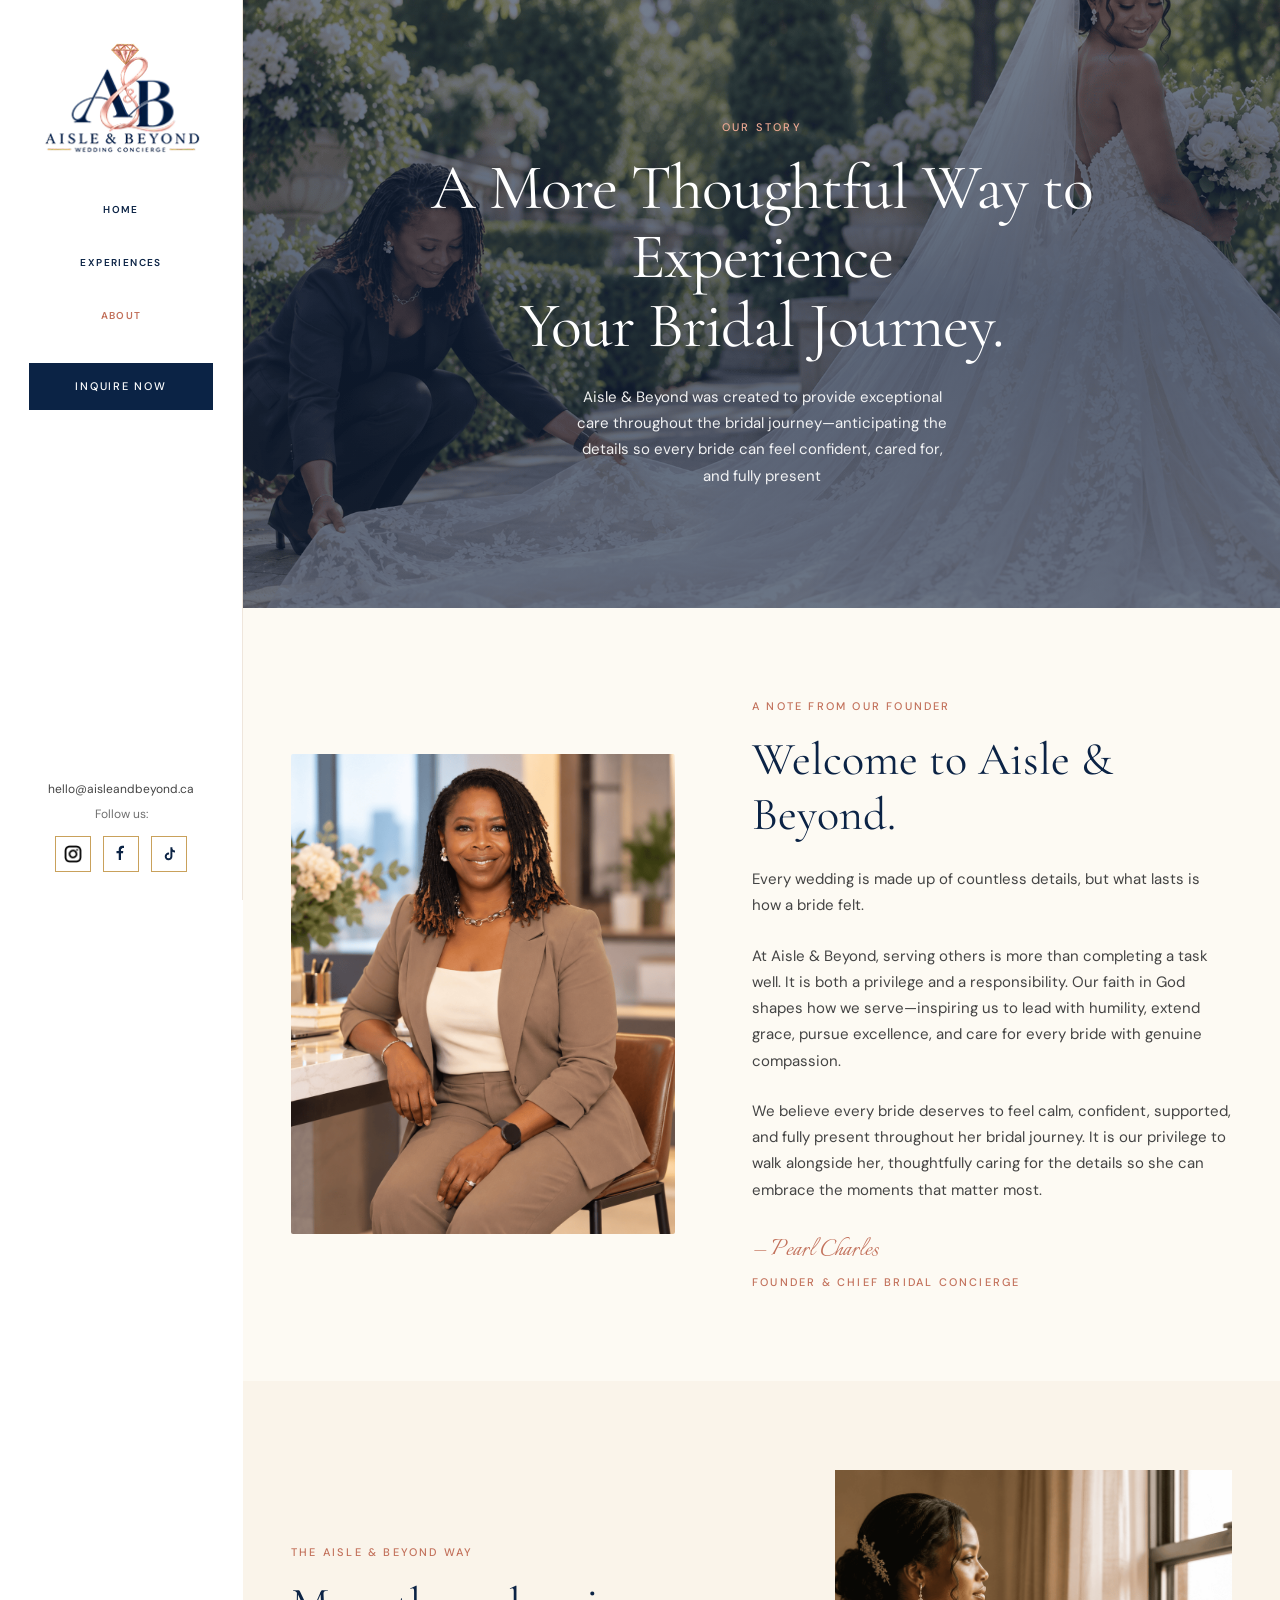
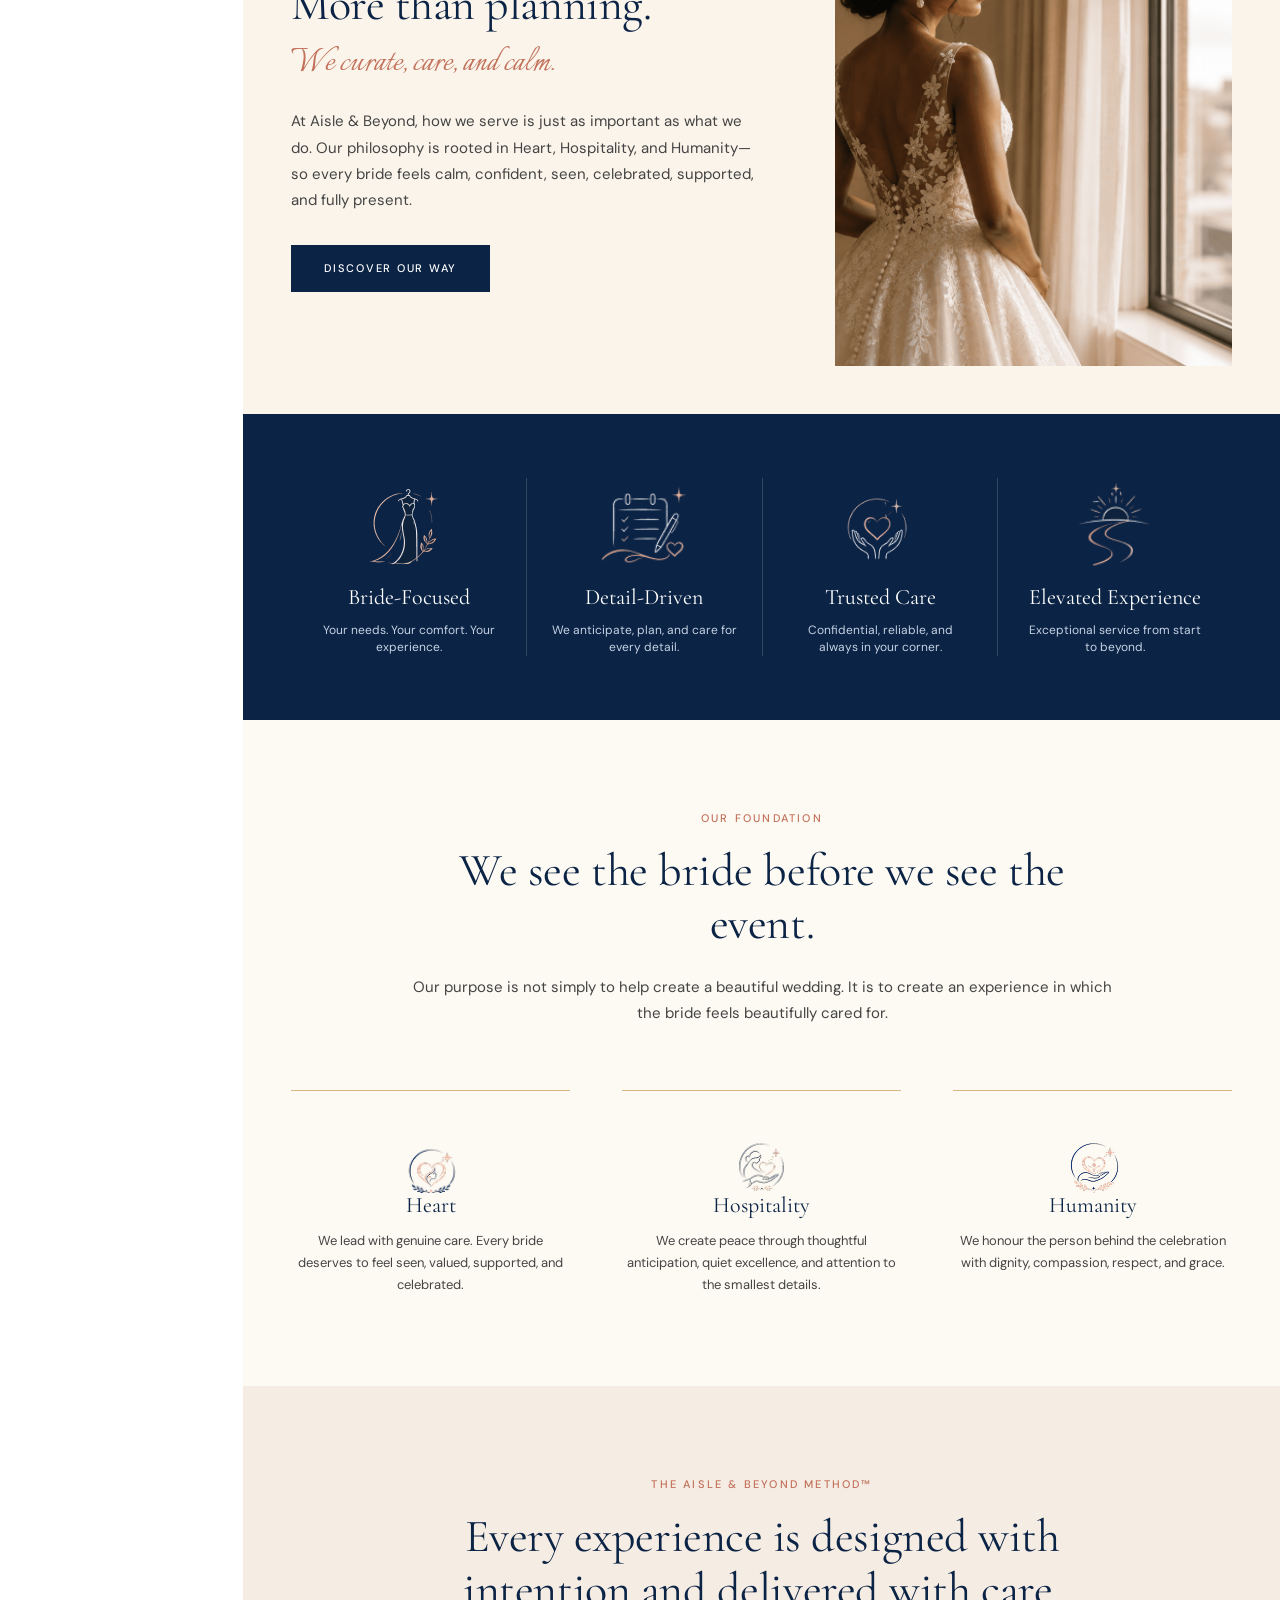
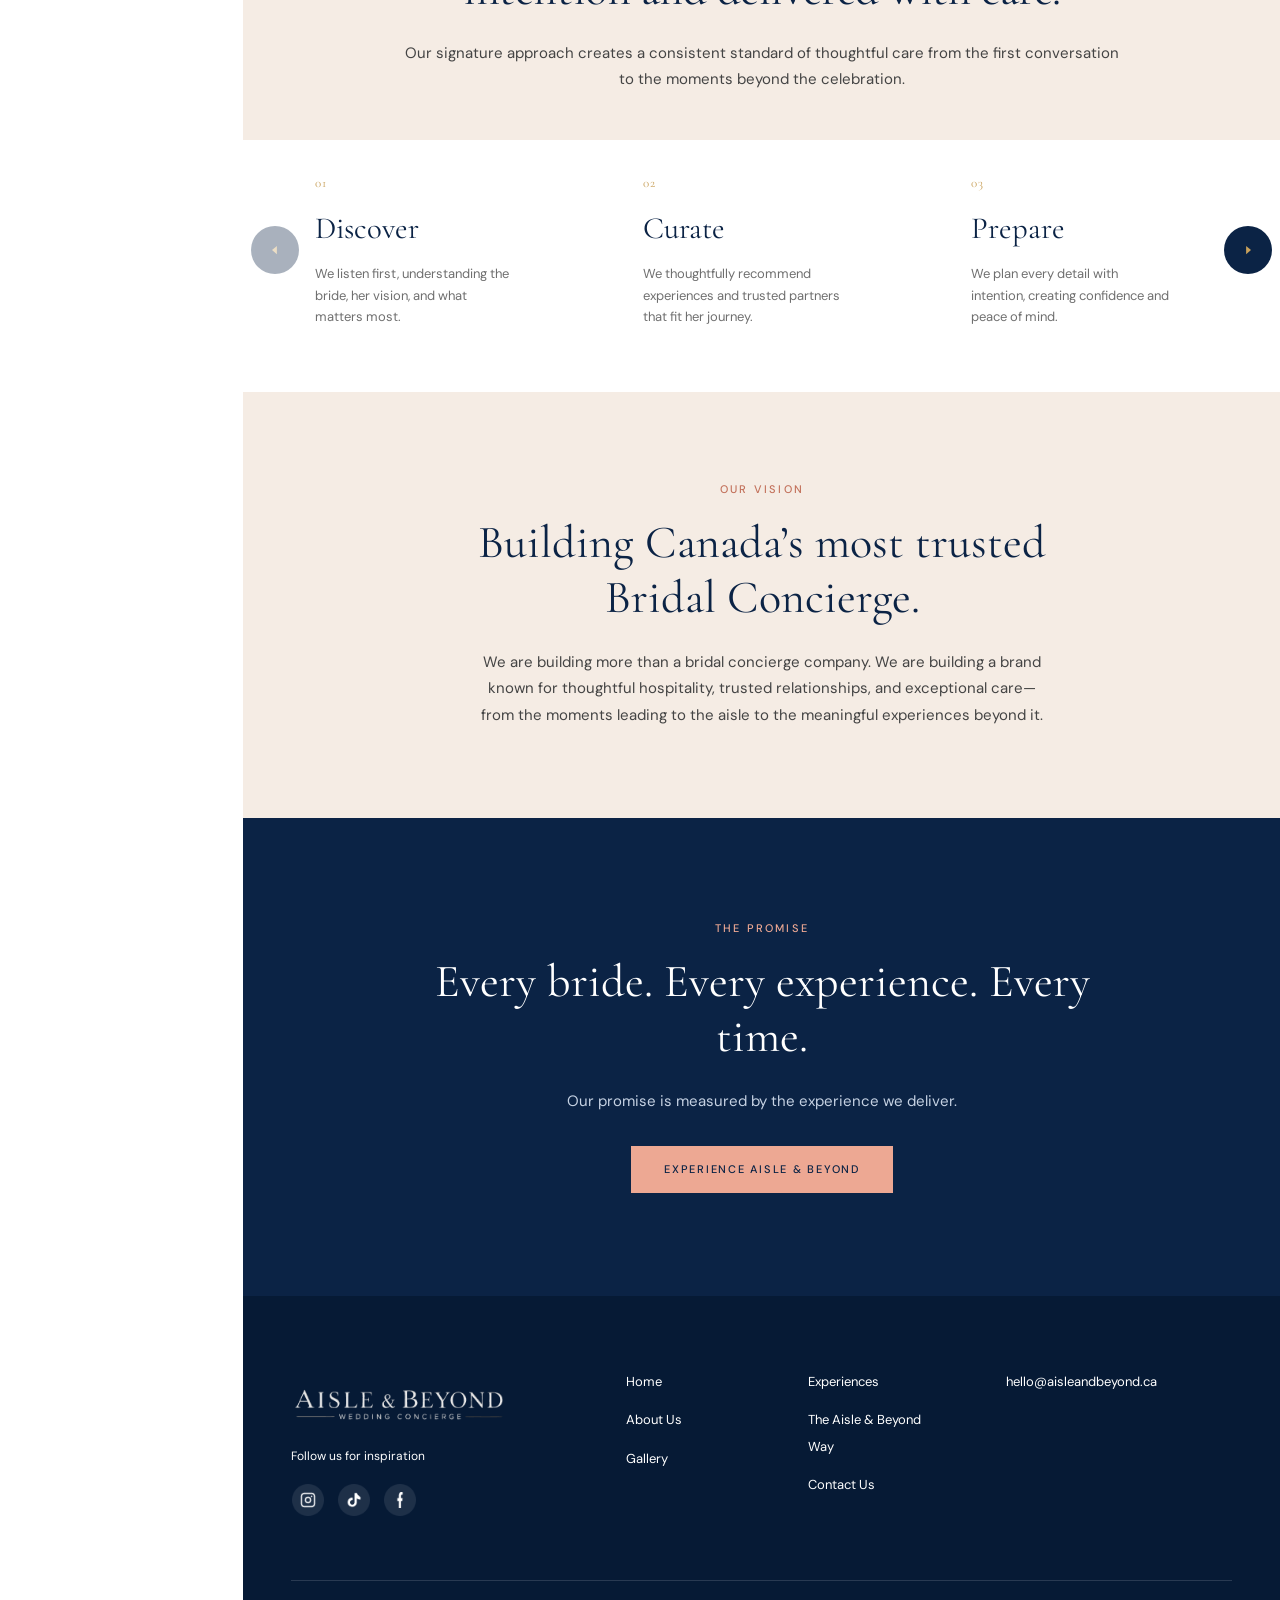
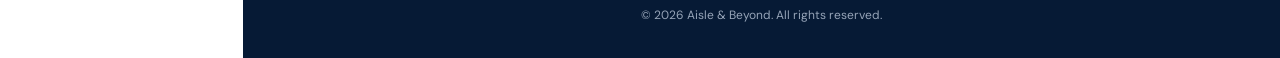
<file: about.html>
<!doctype html>
<html lang="en">
  <head>
    <meta charset="UTF-8" />
    <meta name="viewport" content="width=device-width, initial-scale=1.0" />
    <meta
      name="description"
      content="Our story — Aisle &amp; Beyond exists to create space for brides to experience one of life's most meaningful seasons with confidence, joy, and peace of mind."
    />
    <title>About — Aisle &amp; Beyond</title>
    <link rel="icon" href="assets/img/logo.png" />
    <link rel="stylesheet" href="assets/css/style.css" />
  </head>
  <body class="page-about">
    <div class="site-shell">
      <header class="mobile-bar">
        <a class="mobile-bar__brand" href="index.html">
          <img
            class="mobile-bar__logo"
            src="assets/img/logo.png"
            alt="Aisle &amp; Beyond, wedding concierge"
            width="140"
            height="56"
          />
        </a>
        <button
          class="mobile-bar__toggle"
          id="nav-toggle"
          type="button"
          aria-expanded="false"
          aria-controls="sidebar"
          aria-label="Open navigation menu"
        >
          <span class="mobile-bar__toggle-bar" aria-hidden="true"></span>
          <span class="mobile-bar__toggle-bar" aria-hidden="true"></span>
          <span class="mobile-bar__toggle-bar" aria-hidden="true"></span>
        </button>
      </header>

      <div class="sidebar-backdrop" id="sidebar-backdrop" hidden></div>

      <aside class="sidebar" id="sidebar">
        <div class="sidebar__inner">
          <a class="sidebar__brand" href="index.html">
            <img
              class="sidebar__logo"
              src="assets/img/logo.png"
              alt="Aisle &amp; Beyond, wedding concierge"
              width="180"
              height="120"
            />
          </a>

          <nav class="sidebar__nav" aria-label="Primary">
            <ul class="sidebar__nav-list">
              <li>
                <a class="sidebar__nav-link" href="index.html">Home</a>
              </li>
              <li>
                <a class="sidebar__nav-link" href="experiences.html"
                  >Experiences</a
                >
              </li>
              <li>
                <a
                  class="sidebar__nav-link"
                  href="about.html"
                  aria-current="page"
                  >About</a
                >
              </li>
            </ul>
          </nav>

          <a class="btn btn--primary sidebar__cta" href="contact.html"
            >Inquire Now</a
          >

          <div class="sidebar__contact">
            <!-- <p>
              <a class="sidebar__contact-link" href="tel:+16475486920"
                >+1 647 548 6920</a
              >
            </p> -->
            <p>
              <a
                class="sidebar__contact-link"
                href="mailto:hello@aisleandbeyond.ca"
                >hello@aisleandbeyond.ca</a
              >
            </p>
            <p class="sidebar__follow">Follow us:</p>
            <ul class="sidebar__socials">
              <li>
                <a
                  class="sidebar__social"
                  href="https://www.instagram.com/aisleandbeyond.ca?igsi=OHdwZ2N5bW81bW1i"
                  target="_blank"
                  rel="noopener noreferrer"
                  aria-label="Aisle and Beyond on Instagram"
                >
                  <img
                    src="assets/icon/instagram2.png"
                    alt=""
                    width="18"
                    height="18"
                  />
                </a>
              </li>
              <li>
                <a
                  class="sidebar__social"
                  href="https://www.facebook.com/share/1C6J6rGuU5/?mibextid=wwXIfr"
                  target="_blank"
                  rel="noopener noreferrer"
                  aria-label="Aisle and Beyond on Facebook"
                >
                  <svg
                    viewBox="0 0 24 24"
                    width="18"
                    height="18"
                    aria-hidden="true"
                  >
                    <path
                      fill="currentColor"
                      d="M13.5 4H16V1h-2.5C10.9 1 9 2.9 9 5.5V8H6v3h3v9h3v-9h2.7l.3-3H12V6c0-.6.4-1 1.5-1Z"
                    />
                  </svg>
                </a>
              </li>
              <li>
                <a
                  class="sidebar__social"
                  href="https://www.tiktok.com/@aisleandbeyond2?_r=1&_t=ZS-9AOFC3dFCNw"
                  target="_blank"
                  rel="noopener noreferrer"
                  aria-label="Aisle and Beyond on TikTok"
                >
                  <svg
                    viewBox="0 0 24 24"
                    width="18"
                    height="18"
                    aria-hidden="true"
                  >
                    <path
                      fill="currentColor"
                      d="M16.5 3h-2.6v12.2a2.5 2.5 0 1 1-2.5-2.5c.2 0 .5 0 .7.1v-2.6a5.1 5.1 0 1 0 4.4 5V9a6.4 6.4 0 0 0 3.5 1V7.4a3.9 3.9 0 0 1-3.5-4.4Z"
                    />
                  </svg>
                </a>
              </li>
            </ul>
          </div>
        </div>
      </aside>

      <div class="site-main">
        <main>
          <!-- ================= Page hero ================= -->
          <section
            class="page-hero page-hero--centered"
            aria-labelledby="page-hero-title"
          >
            <div class="page-hero__media">
              <img
                class="page-hero__image"
                src="assets/img/image23.png"
                alt="Bride in a lace gown with her train adjusted in a garden setting"
                width="1600"
                height="900"
                fetchpriority="high"
              />
            </div>
            <div
              class="page-hero__overlay page-hero__overlay--centered"
              aria-hidden="true"
            ></div>

            <div class="container page-hero__container--centered">
              <div
                class="page-hero__content page-hero__content--centered"
                data-reveal
              >
                <p class="eyebrow eyebrow--light">Our Story</p>
                <h1 class="page-hero__title" id="page-hero-title">
                  A More Thoughtful Way to Experience<br />
                  Your Bridal Journey.
                </h1>
                <p class="page-hero__text page-hero__text--centered">
                  Aisle &amp; Beyond was created to provide exceptional care
                  throughout the bridal journey&mdash;anticipating the details
                  so every bride can feel confident, cared for, and fully
                  present
                </p>
              </div>
            </div>
          </section>

          <!-- ================= Founder note ================= -->
          <section class="founder" aria-labelledby="founder-title">
            <div class="founder__inner container">
              <figure class="founder__media" data-reveal>
                <img
                  class="founder__image"
                  src="assets/img/founder.png"
                  alt="Pearl Charles, founder of Aisle &amp; Beyond, with a bride in a veil and lace gown holding an ivory bouquet"
                  width="900"
                  height="1100"
                />
              </figure>

              <div class="founder__content" data-reveal>
                <p class="eyebrow">A Note From Our Founder</p>
                <h2 class="founder__title" id="founder-title">
                  Welcome to Aisle &amp; Beyond.
                </h2>

                <p class="founder__text">
                  Every wedding is made up of countless details, but what lasts
                  is how a bride felt.
                </p>
                <p class="founder__text">
                  At Aisle &amp; Beyond, serving others is more than completing
                  a task well. It is both a privilege and a responsibility. Our
                  faith in God shapes how we serve—inspiring us to lead with
                  humility, extend grace, pursue excellence, and care for every
                  bride with genuine compassion.
                </p>
                <p class="founder__text">
                  We believe every bride deserves to feel calm, confident,
                  supported, and fully present throughout her bridal journey. It
                  is our privilege to walk alongside her, thoughtfully caring
                  for the details so she can embrace the moments that matter
                  most.
                </p>

                <p class="script founder__signature">&mdash; Pearl Charles</p>
                <p class="eyebrow founder__role">
                  Founder &amp; Chief Bridal Concierge
                </p>
              </div>
            </div>
          </section>

          <!-- ================= The Aisle & Beyond Way ================= -->
          <div class="way-block">
            <section class="way way--reverse" aria-labelledby="about-way-title">
              <div class="way__inner container">
                <div class="way__content" data-reveal>
                  <p class="eyebrow">The Aisle &amp; Beyond Way</p>
                  <h2 class="section__title" id="about-way-title">
                    More than planning.
                  </h2>
                  <p class="way__script script">We curate, care, and calm.</p>
                  <p class="way__text">
                    At Aisle &amp; Beyond, how we serve is just as important as
                    what we do. Our philosophy is rooted in Heart, Hospitality,
                    and Humanity&mdash;so every bride feels calm, confident,
                    seen, celebrated, supported, and fully present.
                  </p>
                  <a class="btn btn--primary" href="beyond.html"
                    >Discover Our Way</a
                  >
                </div>

                <figure class="way__media" data-reveal>
                  <img
                    class="way__image"
                    src="assets/img/image2.png"
                    alt="Bride in an open-back lace gown standing among wedding dresses in a bridal boutique"
                    width="900"
                    height="1100"
                    loading="lazy"
                  />
                </figure>
              </div>
            </section>

            <section
              class="values values--vectors"
              aria-label="How Aisle and Beyond serves brides"
            >
              <div class="container">
                <ul class="values__list">
                  <li class="values__item" data-reveal>
                    <img
                      class="values__icon"
                      src="assets/icon/vector1.png"
                      alt=""
                      width="118"
                      height="95"
                      loading="lazy"
                      aria-hidden="true"
                    />
                    <h3 class="values__title">Bride-Focused</h3>
                    <p class="values__text">
                      Your needs. Your comfort. Your experience.
                    </p>
                  </li>
                  <li class="values__item" data-reveal>
                    <img
                      class="values__icon"
                      src="assets/icon/vector2.png"
                      alt=""
                      width="118"
                      height="95"
                      loading="lazy"
                      aria-hidden="true"
                    />
                    <h3 class="values__title">Detail-Driven</h3>
                    <p class="values__text">
                      We anticipate, plan, and care for every detail.
                    </p>
                  </li>
                  <li class="values__item" data-reveal>
                    <img
                      class="values__icon"
                      src="assets/icon/vector3.png"
                      alt=""
                      width="118"
                      height="95"
                      loading="lazy"
                      aria-hidden="true"
                    />
                    <h3 class="values__title">Trusted Care</h3>
                    <p class="values__text">
                      Confidential, reliable, and always in your corner.
                    </p>
                  </li>
                  <li class="values__item" data-reveal>
                    <img
                      class="values__icon"
                      src="assets/icon/vector4.png"
                      alt=""
                      width="118"
                      height="95"
                      loading="lazy"
                      aria-hidden="true"
                    />
                    <h3 class="values__title">Elevated Experience</h3>
                    <p class="values__text">
                      Exceptional service from start to beyond.
                    </p>
                  </li>
                </ul>
              </div>
            </section>
          </div>

          <!-- ================= Our Foundation ================= -->
          <section class="foundation" aria-labelledby="about-foundation-title">
            <div class="container">
              <header class="section__head" data-reveal>
                <p class="eyebrow">Our Foundation</p>
                <h2 class="section__title" id="about-foundation-title">
                  We see the bride before we see the event.
                </h2>
                <p class="section__lead">
                  Our purpose is not simply to help create a beautiful wedding.
                  It is to create an experience in which the bride feels
                  beautifully cared for.
                </p>
              </header>

              <ul class="foundation__grid">
                <li class="pillar" data-reveal>
                  <img
                    class="pillar__icon"
                    src="assets/icon/heart.png"
                    alt=""
                    width="93"
                    height="66"
                    loading="lazy"
                    aria-hidden="true"
                  />
                  <h3 class="pillar__title">Heart</h3>
                  <p class="pillar__text">
                    We lead with genuine care. Every bride deserves to feel
                    seen, valued, supported, and celebrated.
                  </p>
                </li>
                <li class="pillar" data-reveal>
                  <img
                    class="pillar__icon"
                    src="assets/icon/hospitality.png"
                    alt=""
                    width="67"
                    height="68"
                    loading="lazy"
                    aria-hidden="true"
                  />
                  <h3 class="pillar__title">Hospitality</h3>
                  <p class="pillar__text">
                    We create peace through thoughtful anticipation, quiet
                    excellence, and attention to the smallest details.
                  </p>
                </li>
                <li class="pillar" data-reveal>
                  <img
                    class="pillar__icon"
                    src="assets/icon/humanity.png"
                    alt=""
                    width="106"
                    height="70"
                    loading="lazy"
                    aria-hidden="true"
                  />
                  <h3 class="pillar__title">Humanity</h3>
                  <p class="pillar__text">
                    We honour the person behind the celebration with dignity,
                    compassion, respect, and grace.
                  </p>
                </li>
              </ul>
            </div>
          </section>

          <!-- ================= The Aisle & Beyond Method (intro) ================= -->
          <section
            class="method method--head"
            aria-labelledby="about-method-title"
          >
            <div class="container">
              <header class="section__head" data-reveal>
                <p class="eyebrow">The Aisle &amp; Beyond Method&trade;</p>
                <h2 class="section__title" id="about-method-title">
                  Every experience is designed with intention and delivered with
                  care.
                </h2>
                <p class="section__lead">
                  Our signature approach creates a consistent standard of
                  thoughtful care from the first conversation to the moments
                  beyond the celebration.
                </p>
              </header>
            </div>
          </section>

          <!-- ================= Method steps slider ================= -->
          <section
            class="method-steps"
            aria-label="Steps in the Aisle and Beyond Method"
          >
            <!-- <div class="container"> -->
            <div class="method-carousel" data-method-carousel>
              <button
                type="button"
                class="method-carousel__control method-carousel__control--prev"
                data-method-carousel-prev
                aria-label="Show previous step"
              >
                <svg
                  viewBox="0 0 24 24"
                  width="18"
                  height="18"
                  aria-hidden="true"
                >
                  <path fill="currentColor" d="M14.5 6.5 8 12l6.5 5.5V6.5Z" />
                </svg>
              </button>
              <div class="method-carousel__viewport">
                <ol class="method-carousel__track">
                  <li class="step method-carousel__slide">
                    <p class="step__number">01</p>
                    <h3 class="step__title">Discover</h3>
                    <p class="step__text">
                      We listen first, understanding the bride, her vision, and
                      what matters most.
                    </p>
                  </li>
                  <li class="step method-carousel__slide">
                    <p class="step__number">02</p>
                    <h3 class="step__title">Curate</h3>
                    <p class="step__text">
                      We thoughtfully recommend experiences and trusted partners
                      that fit her journey.
                    </p>
                  </li>
                  <li class="step method-carousel__slide">
                    <p class="step__number">03</p>
                    <h3 class="step__title">Prepare</h3>
                    <p class="step__text">
                      We plan every detail with intention, creating confidence
                      and peace of mind.
                    </p>
                  </li>
                  <li class="step method-carousel__slide">
                    <p class="step__number">04</p>
                    <h3 class="step__title">Support</h3>
                    <p class="step__text">
                      We provide calm, attentive concierge care so the bride can
                      be fully present.
                    </p>
                  </li>
                  <li class="step method-carousel__slide">
                    <p class="step__number">05</p>
                    <h3 class="step__title">Preserve</h3>
                    <p class="step__text">
                      We continue caring beyond the celebration, building
                      relationships that last.
                    </p>
                  </li>
                </ol>
              </div>
              <button
                type="button"
                class="method-carousel__control method-carousel__control--next"
                data-method-carousel-next
                aria-label="Show next step"
              >
                <svg
                  viewBox="0 0 24 24"
                  width="18"
                  height="18"
                  aria-hidden="true"
                >
                  <path fill="currentColor" d="M9.5 6.5 16 12l-6.5 5.5V6.5Z" />
                </svg>
              </button>
            </div>
            <!-- </div> -->
          </section>

          <!-- ================= Vision ================= -->
          <section class="statement" aria-labelledby="vision-title">
            <div class="container statement__inner" data-reveal>
              <p class="eyebrow">Our Vision</p>
              <h2 class="statement__title" id="vision-title">
                Building Canada&rsquo;s most trusted Bridal Concierge.
              </h2>
              <p class="statement__text">
                We are building more than a bridal concierge company. We are
                building a brand known for thoughtful hospitality, trusted
                relationships, and exceptional care—from the moments leading to
                the aisle to the meaningful experiences beyond it.
              </p>
            </div>
          </section>

          <!-- ================= Every bride deserves ================= -->
          <!-- <section class="creed" aria-labelledby="creed-title">
            <div class="container" data-reveal>
              <h2 class="eyebrow" id="creed-title">Every Bride Deserves</h2>
              <ul class="creed__list">
                <li class="creed__line">To feel calm.</li>
                <li class="creed__line">To feel confident.</li>
                <li class="creed__line">To feel seen.</li>
                <li class="creed__line">To be fully present.</li>
              </ul>
              <p class="creed__note">
                Everything we do at Aisle &amp; Beyond exists to make that
                possible.
              </p>
            </div>
          </section> -->

          <!-- ================= CTA ================= -->
          <section class="cta" id="inquire" aria-labelledby="cta-title">
            <div class="container cta__inner" data-reveal>
              <p class="eyebrow eyebrow--light">The Promise</p>
              <h2 class="cta__title" id="cta-title">
                Every bride. Every experience. Every time.
              </h2>
              <p class="cta__text">
                Our promise is measured by the experience we deliver.
              </p>
              <a class="btn btn--blush" href="experiences.html"
                >Experience Aisle &amp; Beyond</a
              >
            </div>
          </section>
        </main>

        <!-- ================= Footer ================= -->
        <footer class="footer" id="contact">
          <div class="container">
            <div class="footer__top">
              <div class="footer__brand">
                <img
                  class="footer__logo"
                  src="assets/img/footer.png"
                  alt="Aisle &amp; Beyond, wedding concierge"
                  width="180"
                  height="64"
                  loading="lazy"
                />
                <p class="footer__tagline">Follow us for inspiration</p>
                <ul class="footer__socials">
                  <li>
                    <a
                      class="footer__social"
                      href="https://www.instagram.com/aisleandbeyond.ca?igsi=OHdwZ2N5bW81bW1i"
                      target="_blank"
                      rel="noopener noreferrer"
                      aria-label="Aisle and Beyond on Instagram"
                    >
                      <img
                        class="footer__social-icon"
                        src="assets/icon/instagram.png"
                        alt=""
                        width="16"
                        height="16"
                        loading="lazy"
                      />
                    </a>
                  </li>
                  <li>
                    <a
                      class="footer__social"
                      href="https://www.tiktok.com/@aisleandbeyond2?_r=1&_t=ZS-9AOFC3dFCNw"
                      target="_blank"
                      rel="noopener noreferrer"
                      aria-label="Aisle and Beyond on TikTok"
                    >
                      <img
                        class="footer__social-icon"
                        src="assets/icon/tiktok.png"
                        alt=""
                        width="16"
                        height="16"
                        loading="lazy"
                      />
                    </a>
                  </li>
                  <li>
                    <a
                      class="footer__social"
                      href="https://www.facebook.com/share/1C6J6rGuU5/?mibextid=wwXIfr"
                      target="_blank"
                      rel="noopener noreferrer"
                      aria-label="Aisle and Beyond on TikTok"
                    >
                      <img
                        class="footer__social-icon"
                        src="assets/icon/facebook.png"
                        alt=""
                        width="16"
                        height="16"
                        loading="lazy"
                      />
                    </a>
                  </li>
                </ul>
              </div>

              <nav class="footer__nav" aria-label="Footer">
                <ul class="footer__links">
                  <li><a class="footer__link" href="index.html">Home</a></li>
                  <li>
                    <a class="footer__link" href="about.html">About Us</a>
                  </li>
                  <li>
                    <a class="footer__link" href="/#gallery-title">Gallery</a>
                  </li>
                  <!-- <li>
                    <a class="footer__link" href="#how-it-works"
                      >How it Works</a
                    >
                  </li> -->
                </ul>
                <ul class="footer__links">
                  <li>
                    <a class="footer__link" href="experiences.html"
                      >Experiences</a
                    >
                  </li>
                  <li>
                    <a class="footer__link" href="beyond.html"
                      >The Aisle &amp; Beyond Way</a
                    >
                  </li>
                  <li>
                    <a class="footer__link" href="contact.html">Contact Us</a>
                  </li>
                </ul>
              </nav>

              <address class="footer__contact">
                <!-- <p>
                  <a class="footer__link" href="tel:+16475486920"
                    >Canada: +1 647 548 6920</a
                  >
                </p> -->
                <p>
                  <a class="footer__link" href="mailto:hello@aisleandbeyond.ca"
                    >hello@aisleandbeyond.ca</a
                  >
                </p>
              </address>
            </div>

            <div class="footer__bottom">
              <p class="footer__copyright">
                &copy; 2026 Aisle &amp; Beyond. All rights reserved.
              </p>
            </div>
          </div>
        </footer>
      </div>
    </div>

    <script src="assets/js/main.js"></script>
  </body>
</html>
</file>
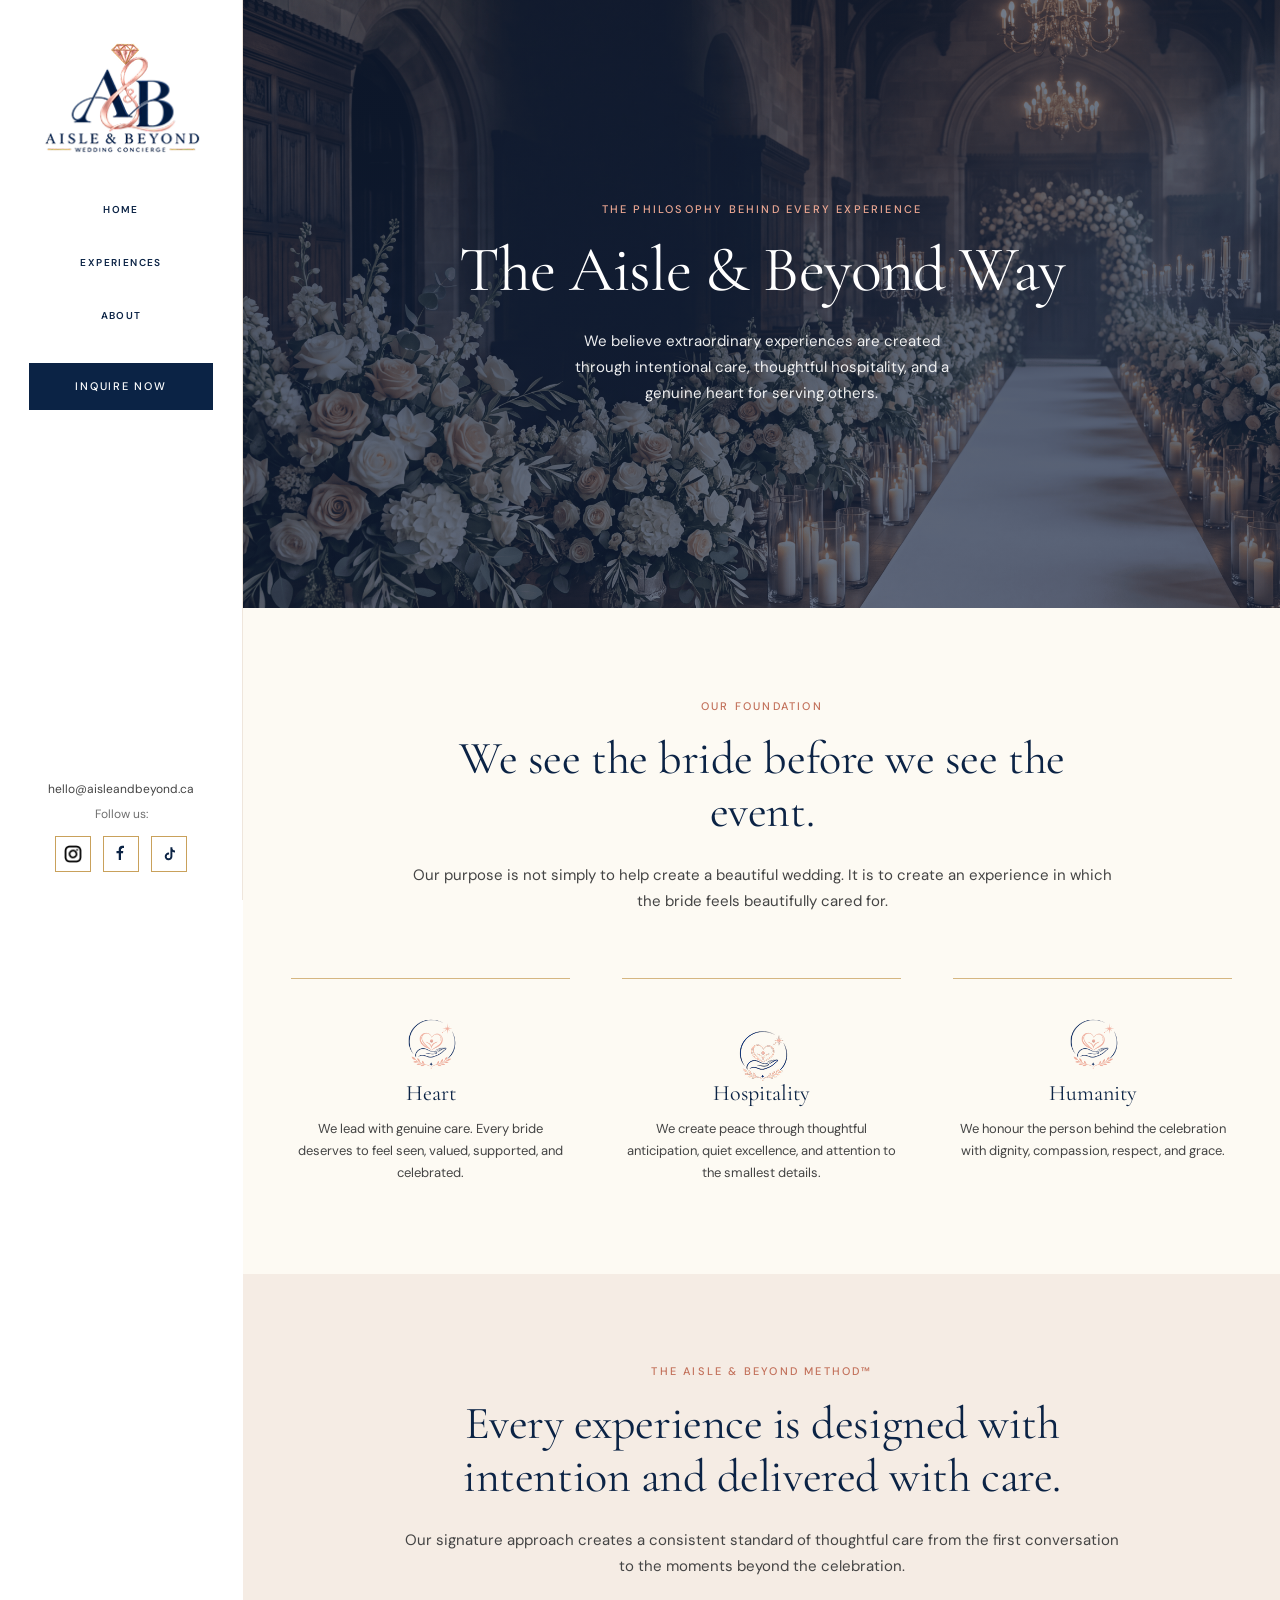
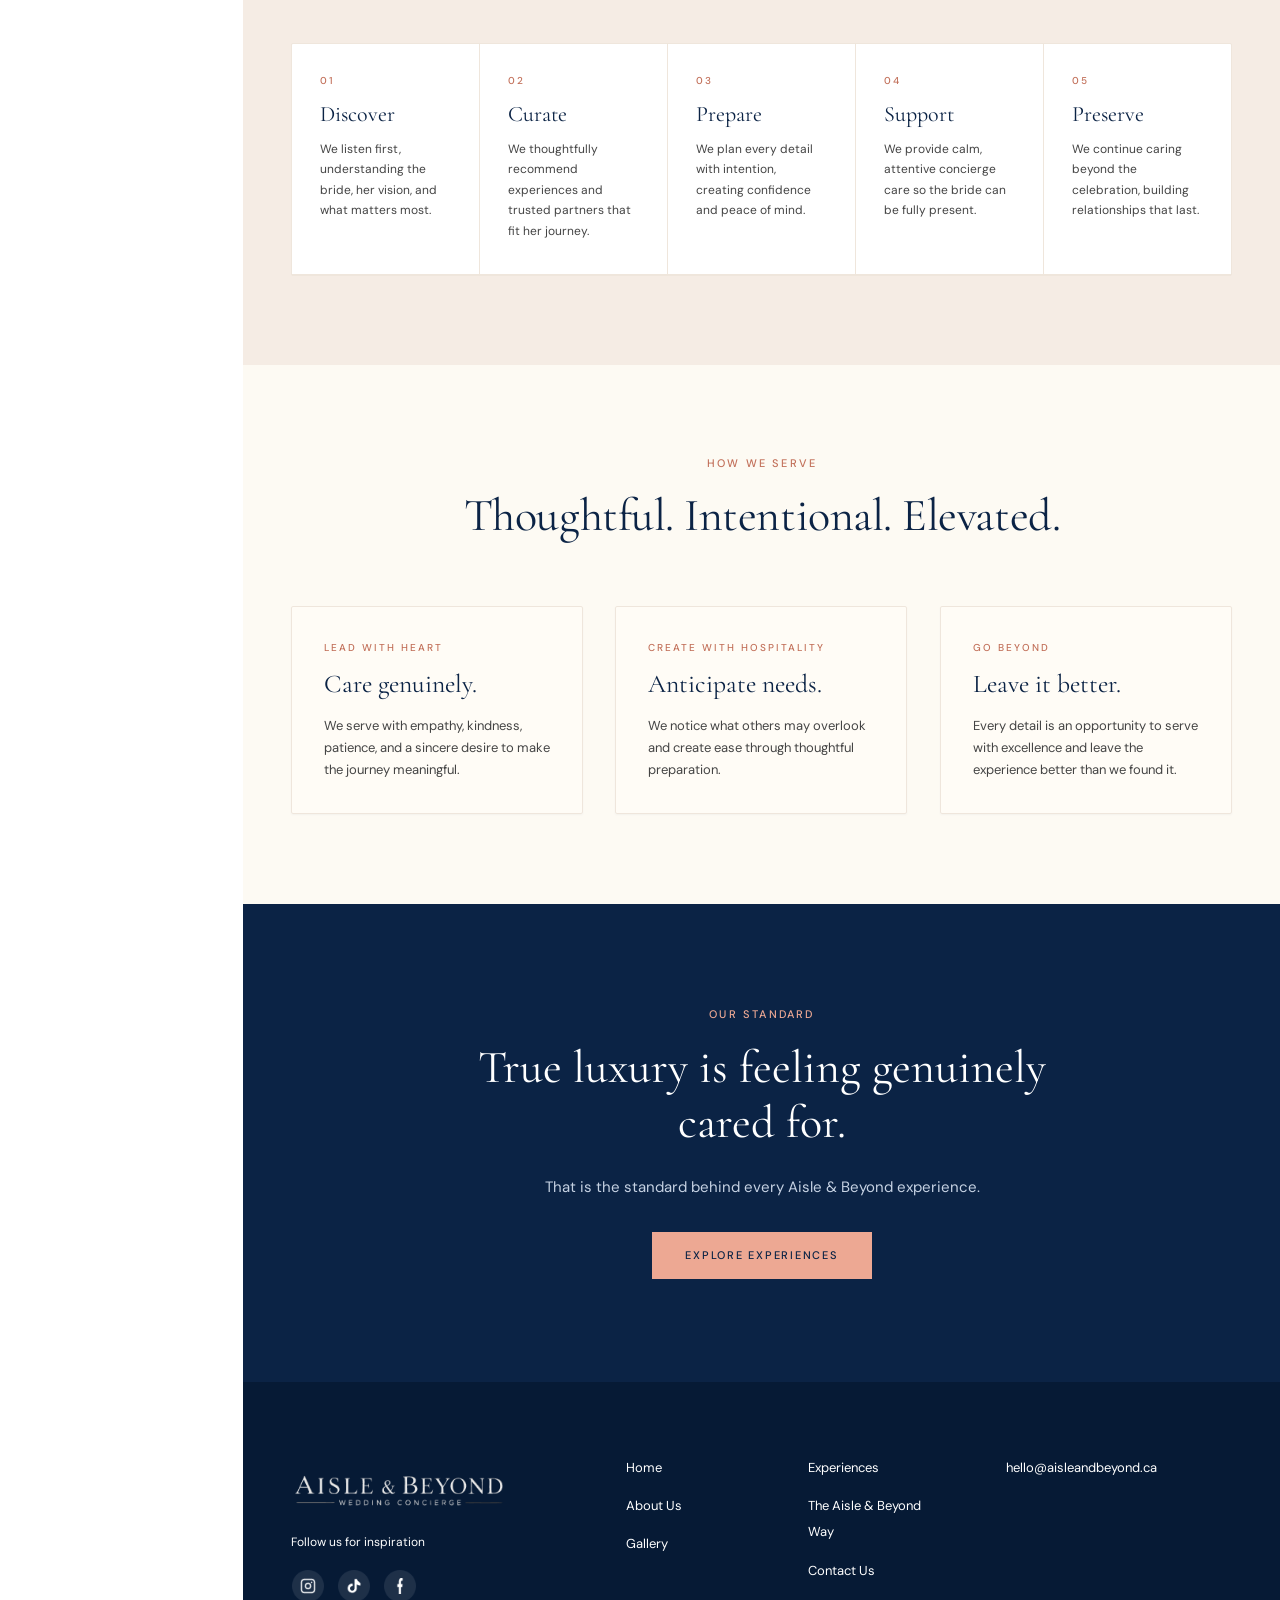
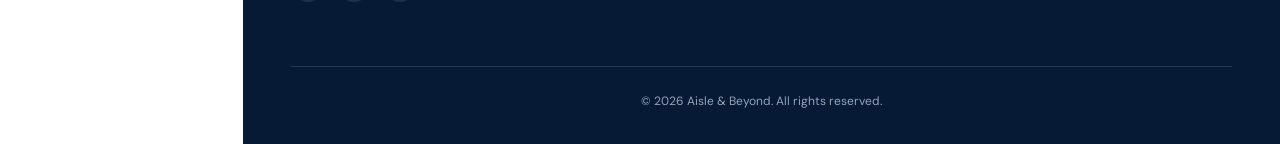
<file: beyond.html>
<!doctype html>
<html lang="en">
  <head>
    <meta charset="UTF-8" />
    <meta name="viewport" content="width=device-width, initial-scale=1.0" />
    <meta
      name="description"
      content="The Aisle &amp; Beyond Way — the philosophy behind every experience: Heart, Hospitality and Humanity, delivered through our signature five-step method."
    />
    <title>The Aisle &amp; Beyond Way — Aisle &amp; Beyond</title>
    <link rel="icon" href="assets/img/logo.png" />
    <link rel="stylesheet" href="assets/css/style.css" />
  </head>
  <body class="page-beyond">
    <div class="site-shell">
      <header class="mobile-bar">
        <a class="mobile-bar__brand" href="index.html">
          <img
            class="mobile-bar__logo"
            src="assets/img/logo.png"
            alt="Aisle &amp; Beyond, wedding concierge"
            width="140"
            height="56"
          />
        </a>
        <button
          class="mobile-bar__toggle"
          id="nav-toggle"
          type="button"
          aria-expanded="false"
          aria-controls="sidebar"
          aria-label="Open navigation menu"
        >
          <span class="mobile-bar__toggle-bar" aria-hidden="true"></span>
          <span class="mobile-bar__toggle-bar" aria-hidden="true"></span>
          <span class="mobile-bar__toggle-bar" aria-hidden="true"></span>
        </button>
      </header>

      <div class="sidebar-backdrop" id="sidebar-backdrop" hidden></div>

      <aside class="sidebar" id="sidebar">
        <div class="sidebar__inner">
          <a class="sidebar__brand" href="index.html">
            <img
              class="sidebar__logo"
              src="assets/img/logo.png"
              alt="Aisle &amp; Beyond, wedding concierge"
              width="180"
              height="120"
            />
          </a>

          <nav class="sidebar__nav" aria-label="Primary">
            <ul class="sidebar__nav-list">
              <li>
                <a class="sidebar__nav-link" href="index.html">Home</a>
              </li>
              <li>
                <a class="sidebar__nav-link" href="experiences.html"
                  >Experiences</a
                >
              </li>
              <li>
                <a class="sidebar__nav-link" href="about.html">About</a>
              </li>
            </ul>
          </nav>

          <a class="btn btn--primary sidebar__cta" href="contact.html"
            >Inquire Now</a
          >

          <div class="sidebar__contact">
            <!-- <p>
              <a class="sidebar__contact-link" href="tel:+16475486920"
                >+1 647 548 6920</a
              >
            </p> -->
            <p>
              <a
                class="sidebar__contact-link"
                href="mailto:hello@aisleandbeyond.ca"
                >hello@aisleandbeyond.ca</a
              >
            </p>
            <p class="sidebar__follow">Follow us:</p>
            <ul class="sidebar__socials">
              <li>
                <a
                  class="sidebar__social"
                  href="https://www.instagram.com/aisleandbeyond.ca?igsi=OHdwZ2N5bW81bW1i"
                  target="_blank"
                  rel="noopener noreferrer"
                  aria-label="Aisle and Beyond on Instagram"
                >
                  <img
                    src="assets/icon/instagram2.png"
                    alt=""
                    width="18"
                    height="18"
                  />
                </a>
              </li>
              <li>
                <a
                  class="sidebar__social"
                  href="https://www.facebook.com/share/1C6J6rGuU5/?mibextid=wwXIfr"
                  target="_blank"
                  rel="noopener noreferrer"
                  aria-label="Aisle and Beyond on Facebook"
                >
                  <svg
                    viewBox="0 0 24 24"
                    width="18"
                    height="18"
                    aria-hidden="true"
                  >
                    <path
                      fill="currentColor"
                      d="M13.5 4H16V1h-2.5C10.9 1 9 2.9 9 5.5V8H6v3h3v9h3v-9h2.7l.3-3H12V6c0-.6.4-1 1.5-1Z"
                    />
                  </svg>
                </a>
              </li>
              <li>
                <a
                  class="sidebar__social"
                  href="https://www.tiktok.com/@aisleandbeyond2?_r=1&_t=ZS-9AOFC3dFCNw"
                  target="_blank"
                  rel="noopener noreferrer"
                  aria-label="Aisle and Beyond on TikTok"
                >
                  <svg
                    viewBox="0 0 24 24"
                    width="18"
                    height="18"
                    aria-hidden="true"
                  >
                    <path
                      fill="currentColor"
                      d="M16.5 3h-2.6v12.2a2.5 2.5 0 1 1-2.5-2.5c.2 0 .5 0 .7.1v-2.6a5.1 5.1 0 1 0 4.4 5V9a6.4 6.4 0 0 0 3.5 1V7.4a3.9 3.9 0 0 1-3.5-4.4Z"
                    />
                  </svg>
                </a>
              </li>
            </ul>
          </div>
        </div>
      </aside>

      <div class="site-main">
        <main>
          <!-- ================= Page hero ================= -->
          <section
            class="page-hero page-hero--centered"
            aria-labelledby="page-hero-title"
          >
            <div class="page-hero__media">
              <img
                class="page-hero__image"
                src="assets/img/image19.png"
                alt="Blush and ivory rose bridal bouquet tied with a satin ribbon"
                width="1600"
                height="900"
                fetchpriority="high"
              />
            </div>
            <div
              class="page-hero__overlay page-hero__overlay--centered"
              aria-hidden="true"
            ></div>

            <div class="container page-hero__container--centered">
              <div
                class="page-hero__content page-hero__content--centered"
                data-reveal
              >
                <p class="eyebrow eyebrow--light">
                  The Philosophy Behind Every Experience
                </p>
                <h1 class="page-hero__title" id="page-hero-title">
                  The Aisle &amp; Beyond Way
                </h1>
                <p class="page-hero__text page-hero__text--centered">
                  We believe extraordinary experiences are created through
                  intentional care, thoughtful hospitality, and a genuine heart
                  for serving others.
                </p>
              </div>
            </div>
          </section>

          <!-- ================= Foundation ================= -->
          <section class="foundation" aria-labelledby="foundation-title">
            <div class="container">
              <header class="section__head" data-reveal>
                <p class="eyebrow">Our Foundation</p>
                <h2 class="section__title" id="foundation-title">
                  We see the bride before we see the event.
                </h2>
                <p class="section__lead">
                  Our purpose is not simply to help create a beautiful wedding.
                  It is to create an experience in which the bride feels
                  beautifully cared for.
                </p>
              </header>

              <ul class="foundation__grid">
                <li class="pillar" data-reveal>
                  <img
                    class="pillar__icon"
                    src="assets/icon/heart-icon2.png"
                    alt=""
                    aria-hidden="true"
                  />
                  <h3 class="pillar__title">Heart</h3>
                  <p class="pillar__text">
                    We lead with genuine care. Every bride deserves to feel
                    seen, valued, supported, and celebrated.
                  </p>
                </li>
                <li class="pillar" data-reveal>
                  <img
                    class="pillar__icon"
                    src="assets/icon/humanity.png"
                    alt=""
                    aria-hidden="true"
                  />
                  <h3 class="pillar__title">Hospitality</h3>
                  <p class="pillar__text">
                    We create peace through thoughtful anticipation, quiet
                    excellence, and attention to the smallest details.
                  </p>
                </li>
                <li class="pillar" data-reveal>
                  <img
                    class="pillar__icon"
                    src="assets/icon/heart-icon2.png"
                    alt=""
                    aria-hidden="true"
                  />
                  <h3 class="pillar__title">Humanity</h3>
                  <p class="pillar__text">
                    We honour the person behind the celebration with dignity,
                    compassion, respect, and grace.
                  </p>
                </li>
              </ul>
            </div>
          </section>

          <!-- ================= Method ================= -->
          <section class="method" aria-labelledby="method-title">
            <div class="container">
              <header class="section__head" data-reveal>
                <p class="eyebrow">The Aisle &amp; Beyond Method&trade;</p>
                <h2 class="section__title" id="method-title">
                  Every experience is designed with intention and delivered with
                  care.
                </h2>
                <p class="section__lead">
                  Our signature approach creates a consistent standard of
                  thoughtful care from the first conversation to the moments
                  beyond the celebration.
                </p>
              </header>

              <ol class="method__grid">
                <li class="step" data-reveal>
                  <p class="step__number">01</p>
                  <h3 class="step__title">Discover</h3>
                  <p class="step__text">
                    We listen first, understanding the bride, her vision, and
                    what matters most.
                  </p>
                </li>
                <li class="step" data-reveal>
                  <p class="step__number">02</p>
                  <h3 class="step__title">Curate</h3>
                  <p class="step__text">
                    We thoughtfully recommend experiences and trusted partners
                    that fit her journey.
                  </p>
                </li>
                <li class="step" data-reveal>
                  <p class="step__number">03</p>
                  <h3 class="step__title">Prepare</h3>
                  <p class="step__text">
                    We plan every detail with intention, creating confidence and
                    peace of mind.
                  </p>
                </li>
                <li class="step" data-reveal>
                  <p class="step__number">04</p>
                  <h3 class="step__title">Support</h3>
                  <p class="step__text">
                    We provide calm, attentive concierge care so the bride can
                    be fully present.
                  </p>
                </li>
                <li class="step" data-reveal>
                  <p class="step__number">05</p>
                  <h3 class="step__title">Preserve</h3>
                  <p class="step__text">
                    We continue caring beyond the celebration, building
                    relationships that last.
                  </p>
                </li>
              </ol>
            </div>
          </section>

          <!-- ================= How we serve ================= -->
          <section class="serve" aria-labelledby="serve-title">
            <div class="container">
              <header class="section__head" data-reveal>
                <p class="eyebrow">How We Serve</p>
                <h2 class="section__title" id="serve-title">
                  Thoughtful. Intentional. Elevated.
                </h2>
              </header>

              <ul class="serve__grid">
                <li class="principle" data-reveal>
                  <p class="principle__eyebrow">Lead with Heart</p>
                  <h3 class="principle__title">Care genuinely.</h3>
                  <p class="principle__text">
                    We serve with empathy, kindness, patience, and a sincere
                    desire to make the journey meaningful.
                  </p>
                  <!-- <img
                    class="principle__logo"
                    src="assets/img/logo.png"
                    alt=""
                    aria-hidden="true"
                    width="180"
                    height="72"
                    loading="lazy"
                  /> -->
                </li>
                <li class="principle" data-reveal>
                  <p class="principle__eyebrow">Create with Hospitality</p>
                  <h3 class="principle__title">Anticipate needs.</h3>
                  <p class="principle__text">
                    We notice what others may overlook and create ease through
                    thoughtful preparation.
                  </p>
                  <!-- <img
                    class="principle__logo"
                    src="assets/img/logo.png"
                    alt=""
                    aria-hidden="true"
                    width="180"
                    height="72"
                    loading="lazy"
                  /> -->
                </li>
                <li class="principle" data-reveal>
                  <p class="principle__eyebrow">Go Beyond</p>
                  <h3 class="principle__title">Leave it better.</h3>
                  <p class="principle__text">
                    Every detail is an opportunity to serve with excellence and
                    leave the experience better than we found it.
                  </p>
                  <!-- <img
                    class="principle__logo"
                    src="assets/img/logo.png"
                    alt=""
                    aria-hidden="true"
                    width="180"
                    height="72"
                    loading="lazy"
                  /> -->
                </li>
              </ul>
            </div>
          </section>

          <!-- ================= CTA ================= -->
          <section class="cta" id="inquire" aria-labelledby="cta-title">
            <div class="container cta__inner" data-reveal>
              <p class="eyebrow eyebrow--light">Our Standard</p>
              <h2 class="cta__title" id="cta-title">
                True luxury is feeling genuinely cared for.
              </h2>
              <p class="cta__text">
                That is the standard behind every Aisle &amp; Beyond experience.
              </p>
              <a class="btn btn--blush" href="experiences.html"
                >Explore Experiences</a
              >
            </div>
          </section>
        </main>

        <!-- ================= Footer ================= -->
        <footer class="footer" id="contact">
          <div class="container">
            <div class="footer__top">
              <div class="footer__brand">
                <img
                  class="footer__logo"
                  src="assets/img/footer.png"
                  alt="Aisle &amp; Beyond, wedding concierge"
                  width="180"
                  height="64"
                  loading="lazy"
                />
                <p class="footer__tagline">Follow us for inspiration</p>
                <ul class="footer__socials">
                  <li>
                    <a
                      class="footer__social"
                      href="https://www.instagram.com/aisleandbeyond.ca?igsi=OHdwZ2N5bW81bW1i"
                      target="_blank"
                      rel="noopener noreferrer"
                      aria-label="Aisle and Beyond on Instagram"
                    >
                      <img
                        class="footer__social-icon"
                        src="assets/icon/instagram.png"
                        alt=""
                        width="16"
                        height="16"
                        loading="lazy"
                      />
                    </a>
                  </li>
                  <li>
                    <a
                      class="footer__social"
                      href="https://www.tiktok.com/@aisleandbeyond2?_r=1&_t=ZS-9AOFC3dFCNw"
                      target="_blank"
                      rel="noopener noreferrer"
                      aria-label="Aisle and Beyond on TikTok"
                    >
                      <img
                        class="footer__social-icon"
                        src="assets/icon/tiktok.png"
                        alt=""
                        width="16"
                        height="16"
                        loading="lazy"
                      />
                    </a>
                  </li>
                  <li>
                    <a
                      class="footer__social"
                      href="https://www.facebook.com/share/1C6J6rGuU5/?mibextid=wwXIfr"
                      target="_blank"
                      rel="noopener noreferrer"
                      aria-label="Aisle and Beyond on TikTok"
                    >
                      <img
                        class="footer__social-icon"
                        src="assets/icon/facebook.png"
                        alt=""
                        width="16"
                        height="16"
                        loading="lazy"
                      />
                    </a>
                  </li>
                </ul>
              </div>

              <nav class="footer__nav" aria-label="Footer">
                <ul class="footer__links">
                  <li><a class="footer__link" href="index.html">Home</a></li>
                  <li>
                    <a class="footer__link" href="about.html">About Us</a>
                  </li>
                  <li>
                    <a class="footer__link" href="/#gallery-title">Gallery</a>
                  </li>
                  <!-- <li>
                    <a class="footer__link" href="#how-it-works"
                      >How it Works</a
                    >
                  </li> -->
                </ul>
                <ul class="footer__links">
                  <li>
                    <a class="footer__link" href="experiences.html"
                      >Experiences</a
                    >
                  </li>
                  <li>
                    <a class="footer__link" href="beyond.html"
                      >The Aisle &amp; Beyond Way</a
                    >
                  </li>
                  <li>
                    <a class="footer__link" href="contact.html">Contact Us</a>
                  </li>
                </ul>
              </nav>

              <address class="footer__contact">
                <!-- <p>
                  <a class="footer__link" href="tel:+16475486920"
                    >Canada: +1 647 548 6920</a
                  >
                </p> -->
                <p>
                  <a class="footer__link" href="mailto:hello@aisleandbeyond.ca"
                    >hello@aisleandbeyond.ca</a
                  >
                </p>
              </address>
            </div>

            <div class="footer__bottom">
              <p class="footer__copyright">
                &copy; 2026 Aisle &amp; Beyond. All rights reserved.
              </p>
            </div>
          </div>
        </footer>
      </div>
    </div>

    <script src="assets/js/main.js"></script>
  </body>
</html>
</file>
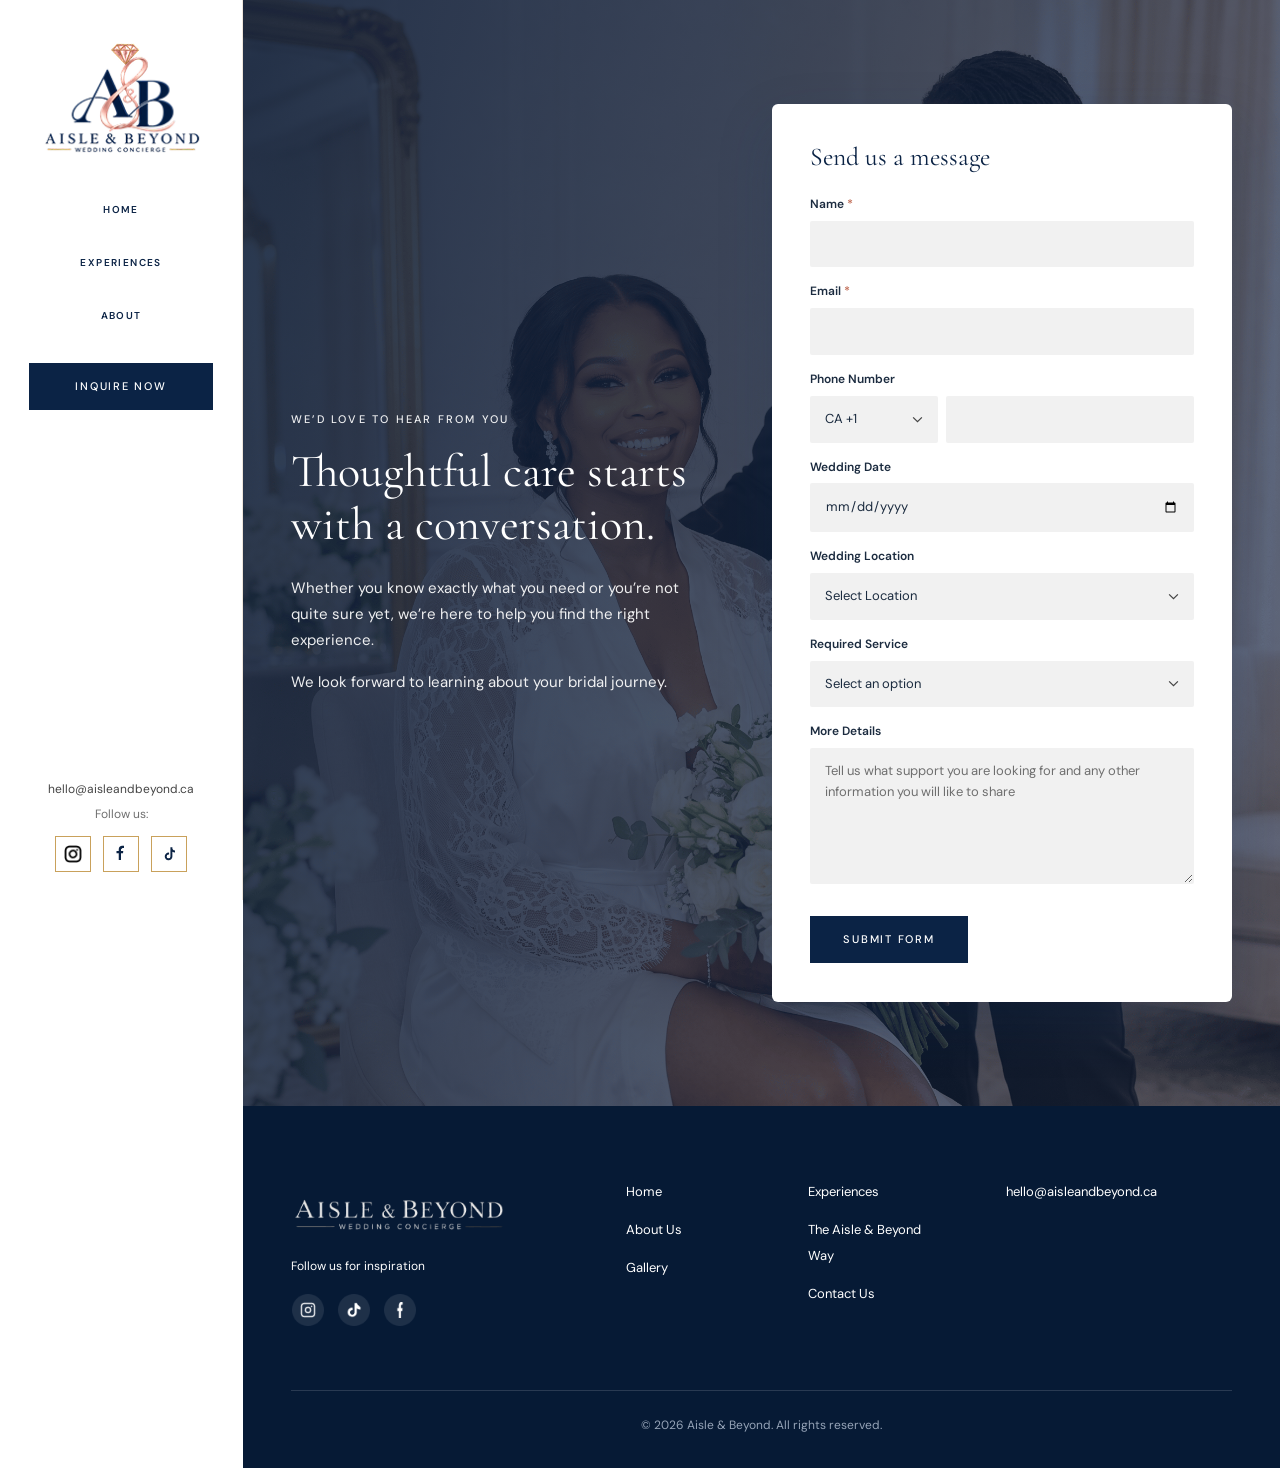
<file: contact.html>
<!doctype html>
<html lang="en">
  <head>
    <meta charset="UTF-8" />
    <meta name="viewport" content="width=device-width, initial-scale=1.0" />
    <meta
      name="description"
      content="Begin your journey with Aisle &amp; Beyond. Tell us where you are in your bridal season and what kind of support would make it feel lighter."
    />
    <title>Contact — Aisle &amp; Beyond</title>
    <link rel="icon" href="assets/img/logo.png" />
    <link rel="stylesheet" href="assets/css/style.css" />
  </head>
  <body class="page-contact">
    <div class="site-shell">
      <header class="mobile-bar">
        <a class="mobile-bar__brand" href="index.html">
          <img
            class="mobile-bar__logo"
            src="assets/img/logo.png"
            alt="Aisle &amp; Beyond, wedding concierge"
            width="140"
            height="56"
          />
        </a>
        <button
          class="mobile-bar__toggle"
          id="nav-toggle"
          type="button"
          aria-expanded="false"
          aria-controls="sidebar"
          aria-label="Open navigation menu"
        >
          <span class="mobile-bar__toggle-bar" aria-hidden="true"></span>
          <span class="mobile-bar__toggle-bar" aria-hidden="true"></span>
          <span class="mobile-bar__toggle-bar" aria-hidden="true"></span>
        </button>
      </header>

      <div class="sidebar-backdrop" id="sidebar-backdrop" hidden></div>

      <aside class="sidebar" id="sidebar">
        <div class="sidebar__inner">
          <a class="sidebar__brand" href="index.html">
            <img
              class="sidebar__logo"
              src="assets/img/logo.png"
              alt="Aisle &amp; Beyond, wedding concierge"
              width="180"
              height="120"
            />
          </a>

          <nav class="sidebar__nav" aria-label="Primary">
            <ul class="sidebar__nav-list">
              <li>
                <a class="sidebar__nav-link" href="index.html">Home</a>
              </li>
              <li>
                <a class="sidebar__nav-link" href="experiences.html"
                  >Experiences</a
                >
              </li>
              <li>
                <a class="sidebar__nav-link" href="about.html">About</a>
              </li>
            </ul>
          </nav>

          <a class="btn btn--primary sidebar__cta" href="contact.html"
            >Inquire Now</a
          >

          <div class="sidebar__contact">
            <!-- <p>
              <a class="sidebar__contact-link" href="tel:+16475486920"
                >+1 647 548 6920</a
              >
            </p> -->
            <p>
              <a
                class="sidebar__contact-link"
                href="mailto:hello@aisleandbeyond.ca"
                >hello@aisleandbeyond.ca</a
              >
            </p>
            <p class="sidebar__follow">Follow us:</p>
            <ul class="sidebar__socials">
              <li>
                <a
                  class="sidebar__social"
                  href="https://www.instagram.com/aisleandbeyond.ca?igsi=OHdwZ2N5bW81bW1i"
                  target="_blank"
                  rel="noopener noreferrer"
                  aria-label="Aisle and Beyond on Instagram"
                >
                  <img
                    src="assets/icon/instagram2.png"
                    alt=""
                    width="18"
                    height="18"
                  />
                </a>
              </li>
              <li>
                <a
                  class="sidebar__social"
                  href="https://www.facebook.com/share/1C6J6rGuU5/?mibextid=wwXIfr"
                  target="_blank"
                  rel="noopener noreferrer"
                  aria-label="Aisle and Beyond on Facebook"
                >
                  <svg
                    viewBox="0 0 24 24"
                    width="18"
                    height="18"
                    aria-hidden="true"
                  >
                    <path
                      fill="currentColor"
                      d="M13.5 4H16V1h-2.5C10.9 1 9 2.9 9 5.5V8H6v3h3v9h3v-9h2.7l.3-3H12V6c0-.6.4-1 1.5-1Z"
                    />
                  </svg>
                </a>
              </li>
              <li>
                <a
                  class="sidebar__social"
                  href="https://www.tiktok.com/@aisleandbeyond2?_r=1&_t=ZS-9AOFC3dFCNw"
                  target="_blank"
                  rel="noopener noreferrer"
                  aria-label="Aisle and Beyond on TikTok"
                >
                  <svg
                    viewBox="0 0 24 24"
                    width="18"
                    height="18"
                    aria-hidden="true"
                  >
                    <path
                      fill="currentColor"
                      d="M16.5 3h-2.6v12.2a2.5 2.5 0 1 1-2.5-2.5c.2 0 .5 0 .7.1v-2.6a5.1 5.1 0 1 0 4.4 5V9a6.4 6.4 0 0 0 3.5 1V7.4a3.9 3.9 0 0 1-3.5-4.4Z"
                    />
                  </svg>
                </a>
              </li>
            </ul>
          </div>
        </div>
      </aside>

      <div class="site-main">
        <main>
          <!-- ================= Contact hero + form ================= -->
          <section class="contact-hero" aria-labelledby="contact-title">
            <div class="contact-hero__media" aria-hidden="true">
              <img
                class="contact-hero__image"
                src="assets/img/image21.png"
                alt=""
                width="1920"
                height="1080"
                fetchpriority="high"
              />
            </div>
            <div class="contact-hero__overlay" aria-hidden="true"></div>

            <div class="container contact-hero__inner">
              <div class="contact-hero__content" data-reveal>
                <p class="eyebrow eyebrow--on-dark">
                  We&rsquo;d love to hear from you
                </p>
                <h1 class="contact-hero__title" id="contact-title">
                  Thoughtful care starts with a conversation.
                </h1>
                <p class="contact-hero__text">
                  Whether you know exactly what you need or you&rsquo;re not
                  quite sure yet, we&rsquo;re here to help you find the right
                  experience.
                </p>
                <p class="contact-hero__text">
                  We look forward to learning about your bridal journey.
                </p>
              </div>

              <div class="form-card form-card--elevated" data-reveal>
                <h3 class="form-card__title" id="form-title">
                  Send us a message
                </h3>

                <form
                  class="form"
                  id="inquiry-form"
                  action="api/contact.php"
                  method="post"
                  novalidate
                  aria-labelledby="form-title"
                >
                  <!-- Honeypot: hidden from people, bots fill it in -->
                  <div class="form__hp" aria-hidden="true">
                    <label for="company-website">Leave this field empty</label>
                    <input
                      type="text"
                      id="company-website"
                      name="company_website"
                      tabindex="-1"
                      autocomplete="off"
                    />
                  </div>
                  <input type="hidden" name="form_ts" id="form-ts" value="" />
                  <input type="hidden" name="phone_dial" id="phone-dial" value="" />

                  <div class="form__field">
                    <label class="form__label" for="name">
                      Name
                      <span class="form__required" aria-hidden="true">*</span>
                    </label>
                    <input
                      class="form__input"
                      type="text"
                      id="name"
                      name="name"
                      autocomplete="name"
                      required
                      aria-describedby="name-error"
                    />
                    <span class="form__error" id="name-error" hidden></span>
                  </div>

                  <div class="form__field">
                    <label class="form__label" for="email">
                      Email
                      <span class="form__required" aria-hidden="true">*</span>
                    </label>
                    <input
                      class="form__input"
                      type="email"
                      id="email"
                      name="email"
                      autocomplete="email"
                      required
                      aria-describedby="email-error"
                    />
                    <span class="form__error" id="email-error" hidden></span>
                  </div>

                  <div class="form__field">
                    <label class="form__label" for="phone">Phone Number</label>
                    <div class="form__group">
                      <select
                        class="form__select"
                        id="phone-code"
                        name="phone_code"
                        aria-label="Country code"
                      >
                        <option value="CA" selected>CA</option>
                        <option value="US">US</option>
                      </select>
                      <input
                        class="form__input"
                        type="tel"
                        id="phone"
                        name="phone"
                        autocomplete="tel"
                      />
                    </div>
                  </div>

                  <div class="form__field">
                    <label class="form__label" for="wedding-date"
                      >Wedding Date</label
                    >
                    <input
                      class="form__input"
                      type="date"
                      id="wedding-date"
                      name="wedding_date"
                    />
                  </div>

                  <div class="form__field">
                    <label class="form__label" for="wedding-location"
                      >Wedding Location</label
                    >
                    <select
                      class="form__select"
                      id="wedding-location"
                      name="wedding_location"
                    >
                      <option value="" selected>Select Location</option>
                      <option value="Alberta">Alberta</option>
                      <option value="British Columbia">British Columbia</option>
                      <option value="Manitoba">Manitoba</option>
                      <option value="New Brunswick">New Brunswick</option>
                      <option value="Newfoundland and Labrador">
                        Newfoundland and Labrador
                      </option>
                      <option value="Northwest Territories">
                        Northwest Territories
                      </option>
                      <option value="Nova Scotia">Nova Scotia</option>
                      <option value="Nunavut">Nunavut</option>
                      <option value="Ontario">Ontario</option>
                      <option value="Prince Edward Island">
                        Prince Edward Island
                      </option>
                      <option value="Quebec">Quebec</option>
                      <option value="Saskatchewan">Saskatchewan</option>
                      <option value="Yukon">Yukon</option>
                      <option value="Other">Other</option>
                    </select>
                    <div class="form__other" id="wedding-location-other-wrap" hidden>
                      <label class="form__label" for="wedding-location-other">
                        Your location
                      </label>
                      <input
                        class="form__input"
                        type="text"
                        id="wedding-location-other"
                        name="wedding_location_other"
                        placeholder="City, region, or country"
                        autocomplete="off"
                        disabled
                        aria-describedby="wedding-location-other-error"
                      />
                      <span
                        class="form__error"
                        id="wedding-location-other-error"
                        hidden
                      ></span>
                    </div>
                  </div>

                  <div class="form__field">
                    <label class="form__label" for="service"
                      >Required Service</label
                    >
                    <select class="form__select" id="service" name="service">
                      <option value="" selected>Select an option</option>
                      <option value="Dress Shopping Experience">
                        Dress Shopping Experience
                      </option>
                      <option value="Wedding Day Dress Concierge">
                        Wedding Day Dress Concierge
                      </option>
                      <option value="After Wedding Care Experience">
                        After Wedding Care Experience
                      </option>
                      <option value="Full Aisle &amp; Beyond Experience">
                        Full Aisle &amp; Beyond Experience
                      </option>
                      <option value="Not sure yet">Not sure yet</option>
                    </select>
                  </div>

                  <div class="form__field">
                    <label class="form__label" for="details"
                      >More Details</label
                    >
                    <textarea
                      class="form__textarea"
                      id="details"
                      name="details"
                      placeholder="Tell us what support you are looking for and any other information you will like to share"
                    ></textarea>
                  </div>

                  <p class="form__error form__error--general" id="form-error" role="alert" hidden></p>

                  <div class="form__actions">
                    <button class="btn btn--primary" type="submit" id="form-submit">
                      Submit Form
                    </button>
                  </div>
                </form>

                <div class="form__success" id="form-success" hidden>
                  <p class="form__success-title">Thank you for reaching out.</p>
                  <p class="form__success-text">
                    We have received your note and will be in touch shortly to
                    begin the conversation.
                  </p>
                </div>
              </div>
            </div>
          </section>
        </main>

        <!-- ================= Footer ================= -->
        <footer class="footer" id="contact">
          <div class="container">
            <div class="footer__top">
              <div class="footer__brand">
                <img
                  class="footer__logo"
                  src="assets/img/footer.png"
                  alt="Aisle &amp; Beyond, wedding concierge"
                  width="180"
                  height="64"
                  loading="lazy"
                />
                <p class="footer__tagline">Follow us for inspiration</p>
                <ul class="footer__socials">
                  <li>
                    <a
                      class="footer__social"
                      href="https://www.instagram.com/aisleandbeyond.ca?igsi=OHdwZ2N5bW81bW1i"
                      target="_blank"
                      rel="noopener noreferrer"
                      aria-label="Aisle and Beyond on Instagram"
                    >
                      <img
                        class="footer__social-icon"
                        src="assets/icon/instagram.png"
                        alt=""
                        width="16"
                        height="16"
                        loading="lazy"
                      />
                    </a>
                  </li>
                  <li>
                    <a
                      class="footer__social"
                      href="https://www.tiktok.com/@aisleandbeyond2?_r=1&_t=ZS-9AOFC3dFCNw"
                      target="_blank"
                      rel="noopener noreferrer"
                      aria-label="Aisle and Beyond on TikTok"
                    >
                      <img
                        class="footer__social-icon"
                        src="assets/icon/tiktok.png"
                        alt=""
                        width="16"
                        height="16"
                        loading="lazy"
                      />
                    </a>
                  </li>
                  <li>
                    <a
                      class="footer__social"
                      href="https://www.facebook.com/share/1C6J6rGuU5/?mibextid=wwXIfr"
                      target="_blank"
                      rel="noopener noreferrer"
                      aria-label="Aisle and Beyond on TikTok"
                    >
                      <img
                        class="footer__social-icon"
                        src="assets/icon/facebook.png"
                        alt=""
                        width="16"
                        height="16"
                        loading="lazy"
                      />
                    </a>
                  </li>
                </ul>
              </div>

              <nav class="footer__nav" aria-label="Footer">
                <ul class="footer__links">
                  <li><a class="footer__link" href="index.html">Home</a></li>
                  <li>
                    <a class="footer__link" href="about.html">About Us</a>
                  </li>
                  <li>
                    <a class="footer__link" href="/#gallery-title">Gallery</a>
                  </li>
                  <!-- <li>
                    <a class="footer__link" href="#how-it-works"
                      >How it Works</a
                    >
                  </li> -->
                </ul>
                <ul class="footer__links">
                  <li>
                    <a class="footer__link" href="experiences.html"
                      >Experiences</a
                    >
                  </li>
                  <li>
                    <a class="footer__link" href="beyond.html"
                      >The Aisle &amp; Beyond Way</a
                    >
                  </li>
                  <li>
                    <a class="footer__link" href="contact.html">Contact Us</a>
                  </li>
                </ul>
              </nav>

              <address class="footer__contact">
                <!-- <p>
                  <a class="footer__link" href="tel:+16475486920"
                    >Canada: +1 647 548 6920</a
                  >
                </p> -->
                <p>
                  <a class="footer__link" href="mailto:hello@aisleandbeyond.ca"
                    >hello@aisleandbeyond.ca</a
                  >
                </p>
              </address>
            </div>

            <div class="footer__bottom">
              <p class="footer__copyright">
                &copy; 2026 Aisle &amp; Beyond. All rights reserved.
              </p>
            </div>
          </div>
        </footer>
      </div>
    </div>

    <script src="assets/js/phone-countries.js"></script>
    <script src="assets/js/main.js"></script>
  </body>
</html>
</file>
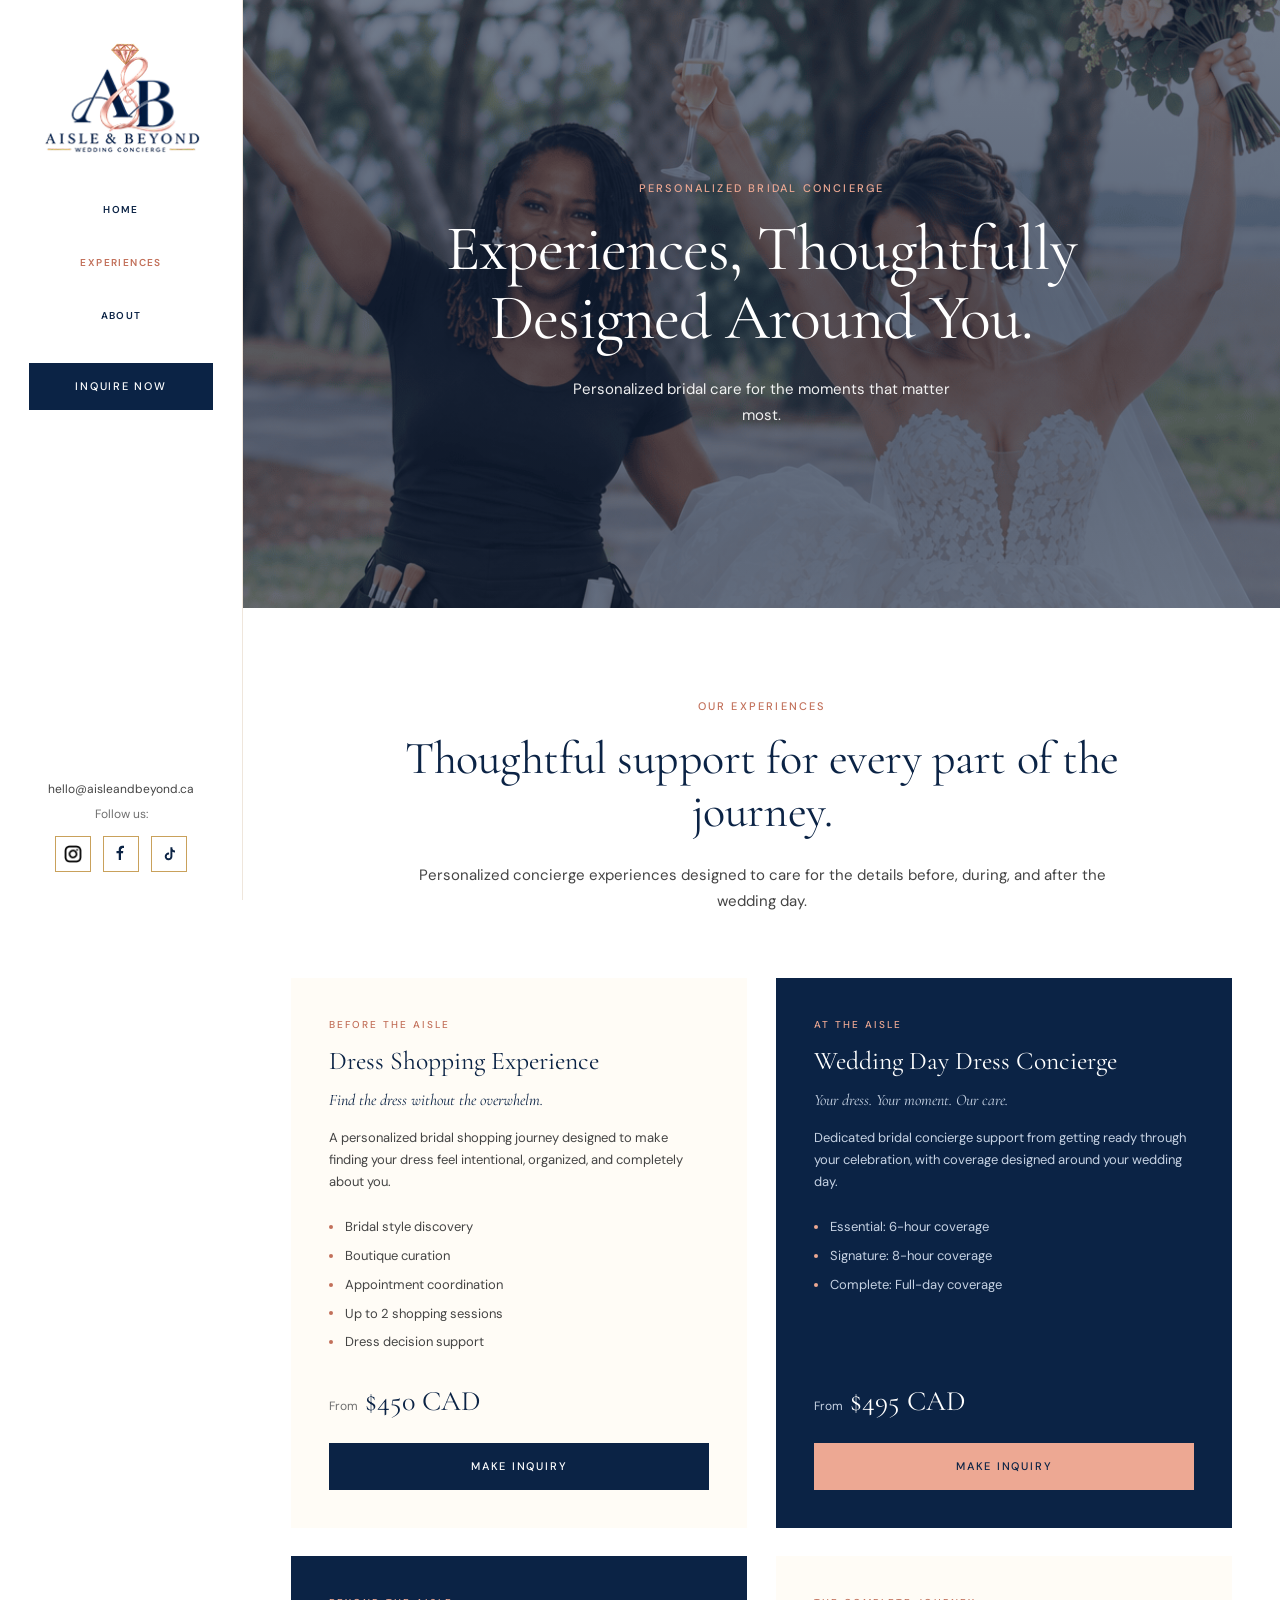
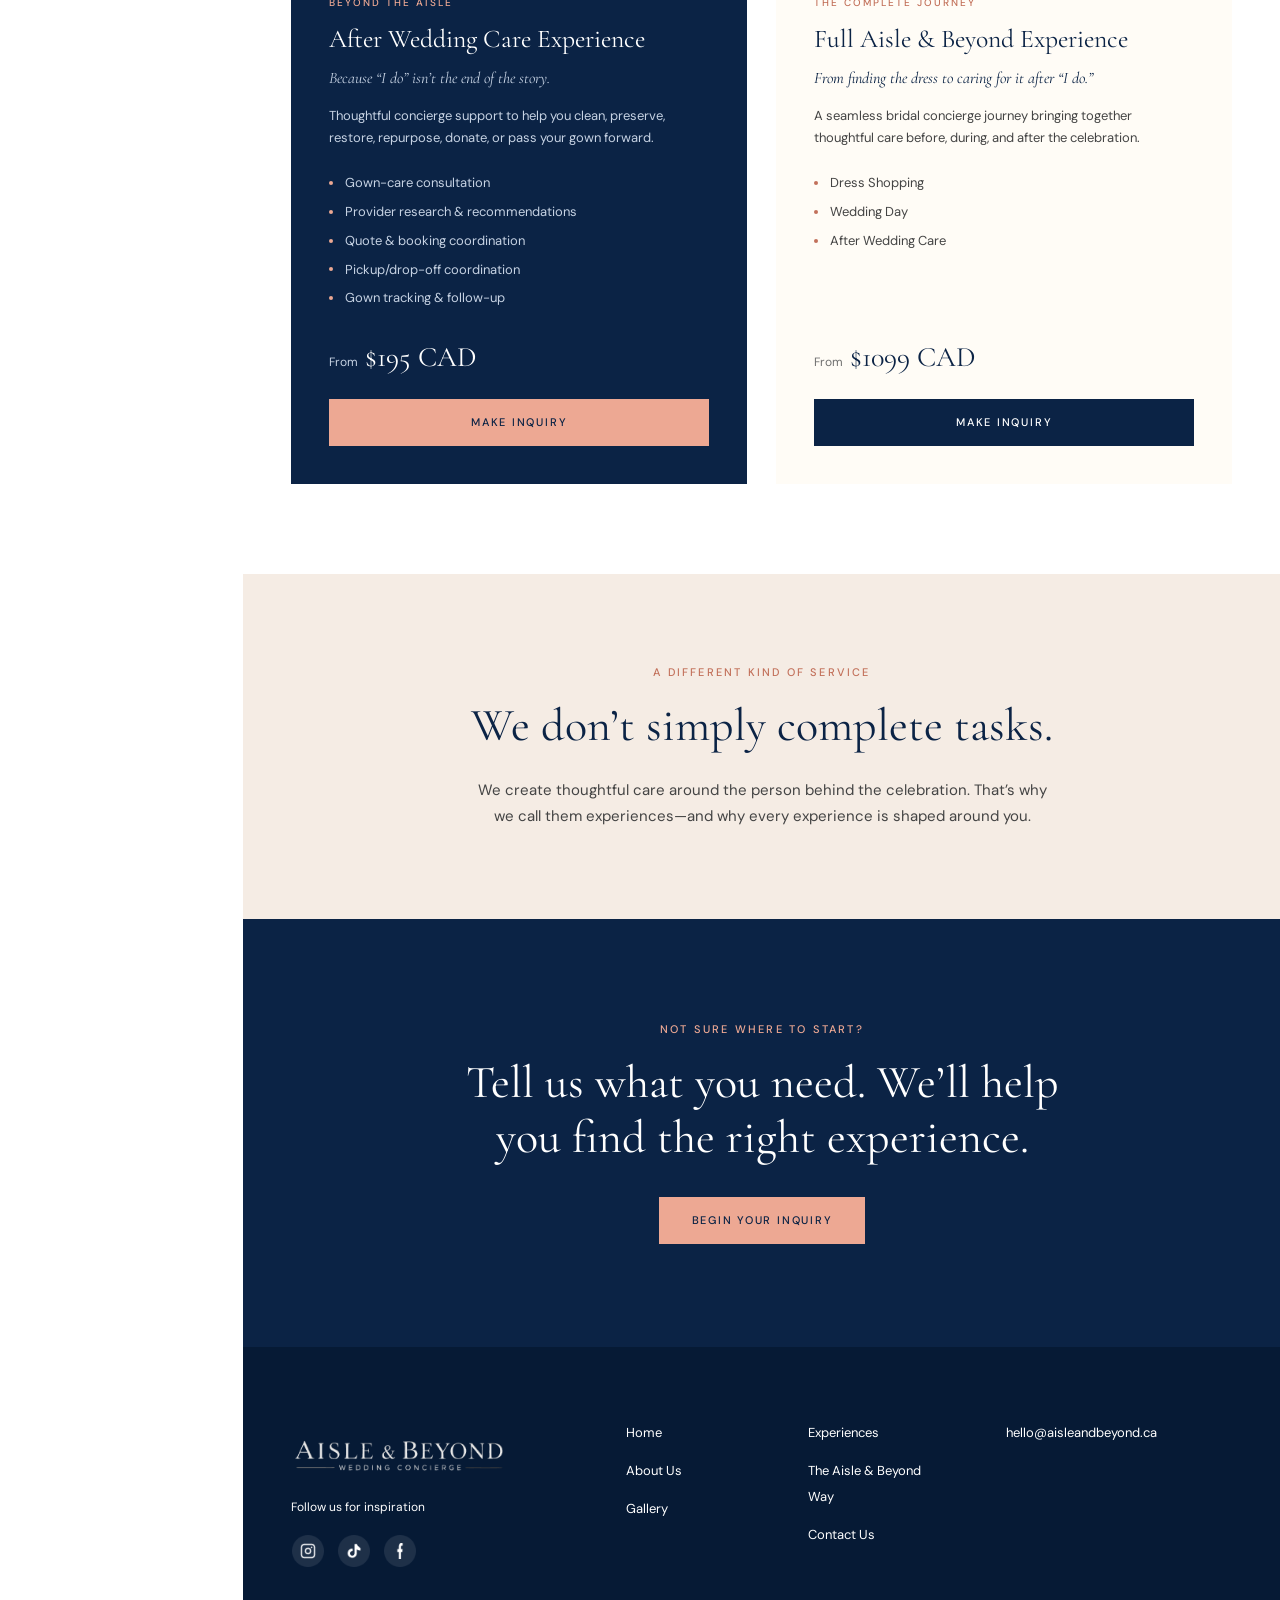
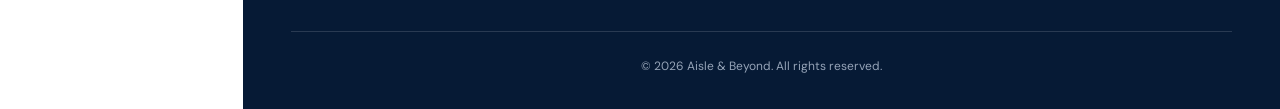
<file: experiences.html>
<!doctype html>
<html lang="en">
  <head>
    <meta charset="UTF-8" />
    <meta name="viewport" content="width=device-width, initial-scale=1.0" />
    <meta
      name="description"
      content="Personalized bridal concierge experiences from Aisle &amp; Beyond — dress shopping support, wedding day dress care, and after wedding care, shaped around you."
    />
    <title>Experiences — Aisle &amp; Beyond</title>
    <link rel="icon" href="assets/img/logo.png" />
    <link rel="stylesheet" href="assets/css/style.css" />
  </head>
  <body class="page-experiences">
    <div class="site-shell">
      <header class="mobile-bar">
        <a class="mobile-bar__brand" href="index.html">
          <img
            class="mobile-bar__logo"
            src="assets/img/logo.png"
            alt="Aisle &amp; Beyond, wedding concierge"
            width="140"
            height="56"
          />
        </a>
        <button
          class="mobile-bar__toggle"
          id="nav-toggle"
          type="button"
          aria-expanded="false"
          aria-controls="sidebar"
          aria-label="Open navigation menu"
        >
          <span class="mobile-bar__toggle-bar" aria-hidden="true"></span>
          <span class="mobile-bar__toggle-bar" aria-hidden="true"></span>
          <span class="mobile-bar__toggle-bar" aria-hidden="true"></span>
        </button>
      </header>

      <div class="sidebar-backdrop" id="sidebar-backdrop" hidden></div>

      <aside class="sidebar" id="sidebar">
        <div class="sidebar__inner">
          <a class="sidebar__brand" href="index.html">
            <img
              class="sidebar__logo"
              src="assets/img/logo.png"
              alt="Aisle &amp; Beyond, wedding concierge"
              width="180"
              height="120"
            />
          </a>

          <nav class="sidebar__nav" aria-label="Primary">
            <ul class="sidebar__nav-list">
              <li>
                <a class="sidebar__nav-link" href="index.html">Home</a>
              </li>
              <li>
                <a
                  class="sidebar__nav-link"
                  href="experiences.html"
                  aria-current="page"
                  >Experiences</a
                >
              </li>
              <li>
                <a class="sidebar__nav-link" href="about.html">About</a>
              </li>
            </ul>
          </nav>

          <a class="btn btn--primary sidebar__cta" href="contact.html"
            >Inquire Now</a
          >

          <div class="sidebar__contact">
            <!-- <p>
              <a class="sidebar__contact-link" href="tel:+16475486920"
                >+1 647 548 6920</a
              >
            </p> -->
            <p>
              <a
                class="sidebar__contact-link"
                href="mailto:hello@aisleandbeyond.ca"
                >hello@aisleandbeyond.ca</a
              >
            </p>
            <p class="sidebar__follow">Follow us:</p>
            <ul class="sidebar__socials">
              <li>
                <a
                  class="sidebar__social"
                  href="https://www.instagram.com/aisleandbeyond.ca?igsi=OHdwZ2N5bW81bW1i"
                  target="_blank"
                  rel="noopener noreferrer"
                  aria-label="Aisle and Beyond on Instagram"
                >
                  <img
                    src="assets/icon/instagram2.png"
                    alt=""
                    width="18"
                    height="18"
                  />
                </a>
              </li>
              <li>
                <a
                  class="sidebar__social"
                  href="https://www.facebook.com/share/1C6J6rGuU5/?mibextid=wwXIfr"
                  target="_blank"
                  rel="noopener noreferrer"
                  aria-label="Aisle and Beyond on Facebook"
                >
                  <svg
                    viewBox="0 0 24 24"
                    width="18"
                    height="18"
                    aria-hidden="true"
                  >
                    <path
                      fill="currentColor"
                      d="M13.5 4H16V1h-2.5C10.9 1 9 2.9 9 5.5V8H6v3h3v9h3v-9h2.7l.3-3H12V6c0-.6.4-1 1.5-1Z"
                    />
                  </svg>
                </a>
              </li>
              <li>
                <a
                  class="sidebar__social"
                  href="https://www.tiktok.com/@aisleandbeyond2?_r=1&_t=ZS-9AOFC3dFCNw"
                  target="_blank"
                  rel="noopener noreferrer"
                  aria-label="Aisle and Beyond on TikTok"
                >
                  <svg
                    viewBox="0 0 24 24"
                    width="18"
                    height="18"
                    aria-hidden="true"
                  >
                    <path
                      fill="currentColor"
                      d="M16.5 3h-2.6v12.2a2.5 2.5 0 1 1-2.5-2.5c.2 0 .5 0 .7.1v-2.6a5.1 5.1 0 1 0 4.4 5V9a6.4 6.4 0 0 0 3.5 1V7.4a3.9 3.9 0 0 1-3.5-4.4Z"
                    />
                  </svg>
                </a>
              </li>
            </ul>
          </div>
        </div>
      </aside>

      <div class="site-main">
        <main>
          <!-- ================= Page hero ================= -->
          <section
            class="page-hero page-hero--centered"
            aria-labelledby="page-hero-title"
          >
            <div class="page-hero__media">
              <img
                class="page-hero__image"
                src="assets/img/image221.png"
                alt="Bride celebrating with her bridal concierge on the wedding day"
                width="1600"
                height="900"
                fetchpriority="high"
              />
            </div>
            <div
              class="page-hero__overlay page-hero__overlay--centered"
              aria-hidden="true"
            ></div>

            <div class="container page-hero__container--centered">
              <div
                class="page-hero__content page-hero__content--centered"
                data-reveal
              >
                <p class="eyebrow eyebrow--light">
                  Personalized Bridal Concierge
                </p>
                <h1 class="page-hero__title" id="page-hero-title">
                  Experiences, Thoughtfully<br />
                  Designed Around You.
                </h1>
                <p class="page-hero__text page-hero__text--centered">
                  Personalized bridal care for the moments that matter most.
                </p>
              </div>
            </div>
          </section>

          <!-- ================= Experiences ================= -->
          <section
            class="experiences"
            id="experiences"
            aria-labelledby="experiences-title"
          >
            <div class="container">
              <header class="section__head" data-reveal>
                <p class="eyebrow">Our Experiences</p>
                <h2 class="section__title" id="experiences-title">
                  Thoughtful support for every part of the journey.
                </h2>
                <p class="section__lead">
                  Personalized concierge experiences designed to care for the
                  details before, during, and after the wedding day.
                </p>
              </header>

              <ul class="experiences__grid experiences__grid--checker">
                <li class="card card--light" data-reveal>
                  <p class="card__eyebrow">Before the Aisle</p>
                  <h3 class="card__title">Dress Shopping Experience</h3>
                  <p class="card__tagline">
                    Find the dress without the overwhelm.
                  </p>
                  <p class="card__text">
                    A personalized bridal shopping journey designed to make
                    finding your dress feel intentional, organized, and
                    completely about you.
                  </p>
                  <ul class="card__list">
                    <li class="card__list-item">Bridal style discovery</li>
                    <li class="card__list-item">Boutique curation</li>
                    <li class="card__list-item">Appointment coordination</li>
                    <li class="card__list-item">Up to 2 shopping sessions</li>
                    <li class="card__list-item">Dress decision support</li>
                  </ul>
                  <p class="card__price">
                    <span class="card__price-label">From</span> $450 CAD
                  </p>
                  <a class="btn btn--primary btn--block" href="contact.html"
                    >Make Inquiry</a
                  >
                </li>

                <li class="card card--dark" data-reveal>
                  <p class="card__eyebrow">At the Aisle</p>
                  <h3 class="card__title">Wedding Day Dress Concierge</h3>
                  <p class="card__tagline">
                    Your dress. Your moment. Our care.
                  </p>
                  <p class="card__text">
                    Dedicated bridal concierge support from getting ready
                    through your celebration, with coverage designed around your
                    wedding day.
                  </p>
                  <ul class="card__list">
                    <li class="card__list-item">Essential: 6-hour coverage</li>
                    <li class="card__list-item">Signature: 8-hour coverage</li>
                    <li class="card__list-item">Complete: Full-day coverage</li>
                  </ul>
                  <p class="card__price">
                    <span class="card__price-label">From</span> $495 CAD
                  </p>
                  <a class="btn btn--blush btn--block" href="contact.html"
                    >Make Inquiry</a
                  >
                </li>

                <li class="card card--dark" data-reveal>
                  <p class="card__eyebrow">Beyond the Aisle</p>
                  <h3 class="card__title">After Wedding Care Experience</h3>
                  <p class="card__tagline">
                    Because &ldquo;I do&rdquo; isn&rsquo;t the end of the story.
                  </p>
                  <p class="card__text">
                    Thoughtful concierge support to help you clean, preserve,
                    restore, repurpose, donate, or pass your gown forward.
                  </p>
                  <ul class="card__list">
                    <li class="card__list-item">Gown-care consultation</li>
                    <li class="card__list-item">
                      Provider research &amp; recommendations
                    </li>
                    <li class="card__list-item">
                      Quote &amp; booking coordination
                    </li>
                    <li class="card__list-item">
                      Pickup/drop-off coordination
                    </li>
                    <li class="card__list-item">
                      Gown tracking &amp; follow-up
                    </li>
                  </ul>
                  <p class="card__price">
                    <span class="card__price-label">From</span> $195 CAD
                  </p>
                  <a class="btn btn--blush btn--block" href="contact.html"
                    >Make Inquiry</a
                  >
                </li>

                <li class="card card--light" data-reveal>
                  <p class="card__eyebrow">The Complete Journey</p>
                  <h3 class="card__title">
                    Full Aisle &amp; Beyond Experience
                  </h3>
                  <p class="card__tagline">
                    From finding the dress to caring for it after &ldquo;I
                    do.&rdquo;
                  </p>
                  <p class="card__text">
                    A seamless bridal concierge journey bringing together
                    thoughtful care before, during, and after the celebration.
                  </p>
                  <ul class="card__list">
                    <li class="card__list-item">Dress Shopping</li>
                    <li class="card__list-item">Wedding Day</li>
                    <li class="card__list-item">After Wedding Care</li>
                  </ul>
                  <p class="card__price">
                    <span class="card__price-label">From</span> $1099 CAD
                  </p>
                  <a class="btn btn--primary btn--block" href="contact.html"
                    >Make Inquiry</a
                  >
                </li>
              </ul>
            </div>
          </section>

          <!-- ================= Statement ================= -->
          <section class="statement" aria-labelledby="statement-title">
            <div class="container statement__inner" data-reveal>
              <p class="eyebrow">A Different Kind of Service</p>
              <h2 class="statement__title" id="statement-title">
                We don&rsquo;t simply complete tasks.
              </h2>
              <p class="statement__text">
                We create thoughtful care around the person behind the
                celebration. That&rsquo;s why we call them experiences—and why
                every experience is shaped around you.
              </p>
            </div>
          </section>

          <!-- ================= CTA ================= -->
          <section class="cta" id="inquire" aria-labelledby="cta-title">
            <div class="container cta__inner" data-reveal>
              <p class="eyebrow eyebrow--light">Not sure where to start?</p>
              <h2 class="cta__title" id="cta-title">
                Tell us what you need. We&rsquo;ll help you find the right
                experience.
              </h2>
              <a class="btn btn--blush" href="contact.html"
                >Begin Your Inquiry</a
              >
            </div>
          </section>
        </main>

        <!-- ================= Footer ================= -->
        <footer class="footer" id="contact">
          <div class="container">
            <div class="footer__top">
              <div class="footer__brand">
                <img
                  class="footer__logo"
                  src="assets/img/footer.png"
                  alt="Aisle &amp; Beyond, wedding concierge"
                  width="180"
                  height="64"
                  loading="lazy"
                />
                <p class="footer__tagline">Follow us for inspiration</p>
                <ul class="footer__socials">
                  <li>
                    <a
                      class="footer__social"
                      href="https://www.instagram.com/aisleandbeyond.ca?igsi=OHdwZ2N5bW81bW1i"
                      target="_blank"
                      rel="noopener noreferrer"
                      aria-label="Aisle and Beyond on Instagram"
                    >
                      <img
                        class="footer__social-icon"
                        src="assets/icon/instagram.png"
                        alt=""
                        width="16"
                        height="16"
                        loading="lazy"
                      />
                    </a>
                  </li>
                  <li>
                    <a
                      class="footer__social"
                      href="https://www.tiktok.com/@aisleandbeyond2?_r=1&_t=ZS-9AOFC3dFCNw"
                      target="_blank"
                      rel="noopener noreferrer"
                      aria-label="Aisle and Beyond on TikTok"
                    >
                      <img
                        class="footer__social-icon"
                        src="assets/icon/tiktok.png"
                        alt=""
                        width="16"
                        height="16"
                        loading="lazy"
                      />
                    </a>
                  </li>
                  <li>
                    <a
                      class="footer__social"
                      href="https://www.facebook.com/share/1C6J6rGuU5/?mibextid=wwXIfr"
                      target="_blank"
                      rel="noopener noreferrer"
                      aria-label="Aisle and Beyond on TikTok"
                    >
                      <img
                        class="footer__social-icon"
                        src="assets/icon/facebook.png"
                        alt=""
                        width="16"
                        height="16"
                        loading="lazy"
                      />
                    </a>
                  </li>
                </ul>
              </div>

              <nav class="footer__nav" aria-label="Footer">
                <ul class="footer__links">
                  <li><a class="footer__link" href="index.html">Home</a></li>
                  <li>
                    <a class="footer__link" href="about.html">About Us</a>
                  </li>
                  <li>
                    <a class="footer__link" href="/#gallery-title">Gallery</a>
                  </li>
                  <!-- <li>
                    <a class="footer__link" href="#how-it-works"
                      >How it Works</a
                    >
                  </li> -->
                </ul>
                <ul class="footer__links">
                  <li>
                    <a class="footer__link" href="experiences.html"
                      >Experiences</a
                    >
                  </li>
                  <li>
                    <a class="footer__link" href="beyond.html"
                      >The Aisle &amp; Beyond Way</a
                    >
                  </li>
                  <li>
                    <a class="footer__link" href="contact.html">Contact Us</a>
                  </li>
                </ul>
              </nav>

              <address class="footer__contact">
                <!-- <p>
                  <a class="footer__link" href="tel:+16475486920"
                    >Canada: +1 647 548 6920</a
                  >
                </p> -->
                <p>
                  <a class="footer__link" href="mailto:hello@aisleandbeyond.ca"
                    >hello@aisleandbeyond.ca</a
                  >
                </p>
              </address>
            </div>

            <div class="footer__bottom">
              <p class="footer__copyright">
                &copy; 2026 Aisle &amp; Beyond. All rights reserved.
              </p>
            </div>
          </div>
        </footer>
      </div>
    </div>

    <script src="assets/js/main.js"></script>
  </body>
</html>
</file>
<file: assets/css/style.css>
/* =========================================================================
   Aisle & Beyond — Wedding Concierge
   Stylesheet: design tokens, base, layout, components, responsive
   Naming: BEM (block__element--modifier)
   ========================================================================= */

@import url("https://fonts.googleapis.com/css2?family=Cormorant+Garamond:ital,wght@0,300;0,400;0,500;0,600;1,300;1,400&family=DM+Sans:ital,opsz,wght@0,9..40,300;0,9..40,400;0,9..40,500;0,9..40,700;1,9..40,400&family=Italianno&display=swap");

/* =========================================================================
   1. Design tokens
   ========================================================================= */

:root {
  /* ---- Colour ---- */
  --color-navy: #0b2345;
  --color-navy-bold: #0b2345;
  --color-navy-deep: #061a35;
  --color-navy-soft: #1c4171;
  --color-blush: #eda893;
  --color-gold-blush: #c9a15b;
  --color-blush-dark: #e3937c;
  --color-rose: #c2705a;
  --color-cream: #faf4ea;
  --color-cream-light: #fffcf6;
  --color-sand: #f4e6e0;
  --color-linen: #f5ece4;
  --color-ivory: #fdfaf3;
  --color-white: #ffffff;
  --color-ink: #1b2b3f;
  --color-body: #444444; /* per Figma */
  --color-body-light: #6f6f6f;
  --color-field: #f1f1f1;
  --color-field-hover: #eaeaea;
  /* --color-border: #e8dcd0; */
  --color-border: #d5b681;
  --color-border-light: #efe6dc;
  --color-on-navy: #ffffff;
  --color-on-navy-muted: #c6d2e3;

  /* ---- Typography ---- */
  --font-heading: "Cormorant Garamond", "Times New Roman", serif;
  --font-body: "DM Sans", "Helvetica Neue", Arial, sans-serif;
  --font-script: "Italianno", "Cormorant Garamond", cursive;

  --fs-eyebrow: 0.6875rem; /* 11px */
  --fs-nav: 0.625rem; /* 10px — DM Sans SemiBold, per Figma */
  --fs-btn: 0.6875rem; /* 11px */
  --fs-xs: 0.75rem; /* 12px */
  --fs-sm: 0.8125rem; /* 13px */
  --fs-base: 0.9375rem; /* 15px */
  --fs-md: 1rem; /* 16px */
  --fs-lg: 1.125rem; /* 18px */
  --fs-h4: 1.375rem; /* 22px */
  --fs-h3: clamp(1.5rem, 2vw, 1.75rem); /* 24 → 28px */
  --fs-h2: clamp(2rem, 3.6vw, 3rem); /* 32 → 48px */
  --fs-h1: clamp(2.5rem, 5vw, 4rem); /* 40 → 64px */
  --fs-script: clamp(1.75rem, 3vw, 2.375rem); /* 28 → 38px */
  --fs-price: clamp(1.5rem, 2.2vw, 1.875rem); /* 24 → 30px */

  --lh-tight: 1.08;
  --lh-heading: 1.15;
  --lh-snug: 1.4;
  --lh-body: 1.75;

  --ls-eyebrow: 0.2em;
  --ls-btn: 0.16em;
  --ls-nav: 0.11em;

  /* ---- Spacing ---- */
  --space-2xs: 0.25rem; /* 4px  */
  --space-xs: 0.5rem; /* 8px  */
  --space-sm: 0.75rem; /* 12px */
  --space-md: 1rem; /* 16px */
  --space-lg: 1.5rem; /* 24px */
  --space-xl: 2rem; /* 32px */
  --space-2xl: 3rem; /* 48px */
  --space-3xl: 4rem; /* 64px */
  --space-4xl: 5.5rem; /* 88px */
  --space-5xl: 7rem; /* 112px */

  --section-padding: clamp(3.5rem, 7vw, 7rem);
  --container-max: 1200px;
  --container-pad: clamp(1.25rem, 4vw, 3rem);
  --sidebar-width: clamp(220px, 19vw, 272px);
  --mobile-bar-height: 72px;

  /* ---- Radius / elevation / motion ---- */
  --radius-none: 0;
  --radius-sm: 2px;
  --radius-md: 6px;
  --radius-pill: 999px;

  --shadow-header: 0 1px 0 rgba(232, 220, 208, 0.9);
  --shadow-header-scrolled: 0 6px 24px rgba(18, 49, 92, 0.08);
  --shadow-card: 0 1px 2px rgba(18, 49, 92, 0.04);
  --shadow-card-hover: 0 18px 40px rgba(18, 49, 92, 0.12);
  --shadow-featured: 0 24px 50px rgba(18, 49, 92, 0.22);

  --transition-fast: 0.2s ease;
  --transition-base: 0.35s ease;
  --transition-reveal: 0.8s cubic-bezier(0.22, 0.61, 0.36, 1);
}

/* =========================================================================
   2. Reset & base
   ========================================================================= */

*,
*::before,
*::after {
  box-sizing: border-box;
}

html {
  scroll-behavior: smooth;
  -webkit-text-size-adjust: 100%;
}

body {
  margin: 0;
  font-family: var(--font-body);
  font-size: var(--fs-base);
  line-height: var(--lh-body);
  color: var(--color-body);
  background-color: var(--color-white);
  -webkit-font-smoothing: antialiased;
  -moz-osx-font-smoothing: grayscale;
  overflow-x: hidden;
}

h1,
h2,
h3,
h4 {
  margin: 0;
  font-family: var(--font-heading);
  font-weight: 400;
  color: var(--color-navy);
  line-height: var(--lh-heading);
}

p {
  margin: 0;
}

ul,
ol {
  margin: 0;
  padding: 0;
  list-style: none;
}

a {
  color: inherit;
  text-decoration: none;
}

img {
  display: block;
  max-width: 100%;
  height: auto;
}

blockquote {
  margin: 0;
}

address {
  font-style: normal;
}

button {
  font: inherit;
  color: inherit;
}

:focus-visible {
  outline: 2px solid var(--color-blush);
  outline-offset: 3px;
}

/* =========================================================================
   3. Layout helpers
   ========================================================================= */

.container {
  width: 100%;
  max-width: var(--container-max);
  margin-inline: auto;
  padding-inline: var(--container-pad);
}

/* =========================================================================
   4. Shared elements
   ========================================================================= */

.eyebrow {
  font-family: var(
    --font-body
  ); /* also used on headings, so set it explicitly */
  font-size: var(--fs-eyebrow);
  font-weight: 500;
  letter-spacing: var(--ls-eyebrow);
  text-transform: uppercase;
  color: var(--color-rose);
  line-height: 1.6;
}

.eyebrow--light {
  color: var(--color-blush);
}

.eyebrow--on-dark {
  color: rgba(255, 255, 255, 0.92);
}

.script {
  font-family: var(--font-script);
  font-size: var(--fs-script);
  font-weight: 400;
  line-height: 1.1;
  color: var(--color-rose);
}

.section__head {
  max-width: 720px;
  margin-inline: auto;
  text-align: center;
}

.section__head .eyebrow {
  margin-bottom: var(--space-md);
}

.section__title {
  font-size: var(--fs-h2);
  font-weight: 400;
  letter-spacing: -0.01em;
}

.section__lead {
  margin-top: var(--space-lg);
  font-size: var(--fs-base);
  color: var(--color-body);
}

/* ---- Buttons ---- */

.btn {
  display: inline-flex;
  align-items: center;
  justify-content: center;
  gap: var(--space-xs);
  padding: 1.0625rem 2rem;
  border: 1px solid transparent;
  border-radius: var(--radius-none);
  font-family: var(--font-body);
  font-size: var(--fs-btn);
  font-weight: 500;
  letter-spacing: var(--ls-btn);
  text-transform: uppercase;
  line-height: 1;
  cursor: pointer;
  transition:
    background-color var(--transition-base),
    color var(--transition-base),
    border-color var(--transition-base),
    transform var(--transition-base),
    box-shadow var(--transition-base);
}

.btn:hover {
  transform: translateY(-2px);
}

.btn--primary {
  background-color: var(--color-navy);
  border-color: var(--color-navy);
  color: var(--color-on-navy);
}

.btn--primary:hover {
  background-color: var(--color-navy-soft);
  border-color: var(--color-navy-soft);
  box-shadow: 0 10px 24px rgba(18, 49, 92, 0.22);
}

.btn--outline {
  background-color: transparent;
  border-color: var(--color-navy);
  color: var(--color-navy);
}

.btn--outline:hover {
  background-color: var(--color-navy);
  color: var(--color-on-navy);
}

.btn--blush {
  background-color: var(--color-blush);
  border-color: var(--color-blush);
  color: var(--color-navy);
}

.btn--blush:hover {
  background-color: var(--color-blush-dark);
  border-color: var(--color-blush-dark);
  box-shadow: 0 10px 24px rgba(237, 168, 147, 0.35);
}

.btn--sm {
  padding: 0.875rem 1.5rem;
}

.btn--block {
  display: flex;
  width: 100%;
}

/* =========================================================================
   5. Announcement bar
   ========================================================================= */

.announcement {
  background-color: var(--color-navy);
  color: var(--color-on-navy);
  padding: var(--space-sm) var(--container-pad);
  text-align: center;
}

.announcement__text {
  font-size: 0.625rem; /* 10px */
  font-weight: 400;
  letter-spacing: 0.22em;
  text-transform: uppercase;
  line-height: 1.4;
}

.announcement__mark {
  color: var(--color-blush);
  margin-inline: var(--space-xs);
}

/* =========================================================================
   6. Site shell — sidebar + main
   ========================================================================= */

.site-shell {
  display: block;
  min-height: 100vh;
}

.site-main {
  min-width: 0;
}

/* ---- Top bar (menu trigger) ---- */

.mobile-bar {
  display: flex;
  position: sticky;
  top: 0;
  z-index: 120;
  align-items: center;
  justify-content: space-between;
  gap: var(--space-md);
  min-height: var(--mobile-bar-height);
  padding: var(--space-sm) var(--container-pad);
  background-color: var(--color-white);
  border-bottom: 1px solid var(--color-border-light);
}

.mobile-bar__brand {
  display: block;
}

.mobile-bar__logo {
  width: auto;
  height: 48px;
}

.mobile-bar__toggle {
  display: flex;
  flex-direction: column;
  justify-content: center;
  gap: 5px;
  width: 44px;
  height: 44px;
  padding: 0 10px;
  background: none;
  border: 1px solid var(--color-border);
  border-radius: var(--radius-sm);
  cursor: pointer;
  transition:
    border-color var(--transition-fast),
    background-color var(--transition-fast);
}

.mobile-bar__toggle:hover {
  border-color: var(--color-navy);
}

.mobile-bar__toggle-bar {
  display: block;
  width: 100%;
  height: 1.5px;
  background-color: var(--color-navy);
  transition:
    transform var(--transition-base),
    opacity var(--transition-fast);
}

.mobile-bar__toggle[aria-expanded="true"] .mobile-bar__toggle-bar:nth-child(1) {
  transform: translateY(6.5px) rotate(45deg);
}

.mobile-bar__toggle[aria-expanded="true"] .mobile-bar__toggle-bar:nth-child(2) {
  opacity: 0;
}

.mobile-bar__toggle[aria-expanded="true"] .mobile-bar__toggle-bar:nth-child(3) {
  transform: translateY(-6.5px) rotate(-45deg);
}

.sidebar-backdrop {
  position: fixed;
  inset: 0;
  z-index: 180;
  background-color: rgba(14, 42, 79, 0.45);
  opacity: 0;
  visibility: hidden;
  transition:
    opacity var(--transition-base),
    visibility var(--transition-base);
}

.sidebar-backdrop.is-visible {
  opacity: 1;
  visibility: visible;
}

body.nav-open {
  overflow: hidden;
}

/* ---- Sidebar (opens on demand) ---- */

.sidebar {
  position: fixed;
  top: 0;
  left: 0;
  z-index: 190;
  width: min(var(--sidebar-width), 88vw);
  height: 100%;
  background-color: var(--color-white);
  border-right: 1px solid var(--color-border-light);
  box-shadow: 12px 0 40px rgba(18, 49, 92, 0.14);
  transform: translateX(-105%);
  transition: transform var(--transition-base);
}

.sidebar.is-open {
  transform: translateX(0);
}

.sidebar__inner {
  display: flex;
  flex-direction: column;
  align-items: center;
  height: 100%;
  padding: clamp(2rem, 4.5vh, 3.25rem) var(--space-lg)
    clamp(1.75rem, 3vh, 2.5rem);
  text-align: center;
  overflow-y: auto;
}

.sidebar__brand {
  display: block;
}

.sidebar__logo {
  width: auto;
  height: clamp(88px, 14vh, 118px);
}

.sidebar__nav {
  width: 100%;
  margin-top: clamp(1.75rem, 4vh, 2.75rem);
}

.sidebar__nav-list {
  display: flex;
  flex-direction: column;
  gap: clamp(1.25rem, 3vh, 2rem);
}

.sidebar__nav-link {
  display: inline-block;
  font-size: var(--fs-nav);
  font-weight: 600;
  letter-spacing: 0.14em;
  text-transform: uppercase;
  color: var(--color-navy);
  transition: color var(--transition-fast);
}

.sidebar__nav-link:hover,
.sidebar__nav-link[aria-current="page"] {
  color: var(--color-rose);
}

.sidebar__cta {
  margin-top: clamp(1.75rem, 4vh, 2.75rem);
  min-width: 11.5rem;
  padding-inline: 1.5rem;
}

.sidebar__contact {
  margin-top: auto;
  padding-top: var(--space-2xl);
  font-size: var(--fs-xs);
  line-height: 1.7;
  color: var(--color-body);
}

.sidebar__contact p + p {
  margin-top: var(--space-2xs);
}

.sidebar__contact-link {
  transition: color var(--transition-fast);
}

.sidebar__contact-link:hover {
  color: var(--color-rose);
}

.sidebar__follow {
  margin-top: var(--space-lg);
  font-size: var(--fs-xs);
  color: var(--color-body-light);
}

.sidebar__socials {
  display: flex;
  justify-content: center;
  gap: var(--space-sm);
  margin-top: var(--space-sm);
}

.sidebar__social {
  display: inline-flex;
  align-items: center;
  justify-content: center;
  width: 36px;
  height: 36px;
  border: 1px solid var(--color-gold-blush);
  color: var(--color-navy);
  transition:
    background-color var(--transition-fast),
    border-color var(--transition-fast),
    transform var(--transition-fast);
}

.sidebar__social:hover {
  background-color: var(--color-cream);
  border-color: var(--color-navy);
  transform: translateY(-2px);
}

.sidebar__social img {
  width: 18px;
  height: 18px;
  object-fit: contain;
}

/* ---- Desktop: persistent sidebar ---- */

@media (min-width: 769px) {
  .site-shell {
    display: flex;
    align-items: stretch;
  }

  .mobile-bar {
    display: none;
  }

  .sidebar-backdrop {
    display: none !important;
  }

  .sidebar {
    position: sticky;
    top: 0;
    flex: 0 0 var(--sidebar-width);
    width: var(--sidebar-width);
    max-width: none;
    height: 100dvh;
    transform: none;
    box-shadow: none;
    z-index: 100;
  }

  .site-main {
    flex: 1;
    min-width: 0;
  }

  body.nav-open {
    overflow: auto;
  }
}

/* =========================================================================
   7. Hero
   ========================================================================= */

.hero {
  display: grid;
  grid-template-columns: 1fr 1fr;
  align-items: center;
  background-color: var(--color-white);
}

.hero__content {
  padding: clamp(3rem, 6vw, 6rem) clamp(1.25rem, 5vw, 5rem);
  margin-left: auto;
  max-width: 640px;
}

.hero__title {
  margin-top: var(--space-lg);
  font-size: var(--fs-h1);
  font-weight: 400;
  line-height: var(--lh-tight);
  letter-spacing: -0.015em;
}

.hero__script {
  margin-top: var(--space-sm);
}

.hero__text {
  margin-top: var(--space-lg);
  max-width: 42ch;
  font-size: var(--fs-base);
  color: var(--color-body);
}

.hero__actions {
  display: flex;
  flex-wrap: wrap;
  gap: var(--space-md);
  margin-top: var(--space-xl);
}

.hero__media {
  height: 100%;
  overflow: hidden;
}

.hero__image {
  width: 100%;
  height: 100%;
  min-height: 480px;
  object-fit: cover;
  object-position: center;
  transform: scale(1.02);
  transition: transform 1.2s cubic-bezier(0.22, 0.61, 0.36, 1);
}

.hero__media:hover .hero__image {
  transform: scale(1.06);
}

/* ---- Home hero (full-bleed slider) ---- */

.page-home .mobile-bar {
  position: fixed;
  left: 0;
  right: 0;
  justify-content: flex-end;
  min-height: 0;
  padding: clamp(1rem, 2.5vh, 1.5rem) var(--container-pad);
  background-color: transparent;
  border-bottom: 0;
  pointer-events: none;
}

.page-home .mobile-bar__brand {
  display: none;
}

.page-home .mobile-bar__toggle {
  pointer-events: auto;
  width: auto;
  height: auto;
  padding: var(--space-xs);
  background: none;
  border: 0;
  border-radius: 0;
  opacity: 0.72;
  transition: opacity var(--transition-fast);
}

.page-home .mobile-bar__toggle:hover {
  opacity: 1;
}

.page-home .mobile-bar__toggle-bar {
  width: 1.375rem;
  height: 1px;
  background-color: rgba(255, 255, 255, 0.92);
}

.hero--home {
  position: relative;
  display: flex;
  align-items: center;
  justify-content: center;
  min-height: 100dvh;
  height: 100dvh;
  overflow: hidden;
  color: var(--color-on-navy);
  text-align: center;
}

.hero__slider {
  position: absolute;
  inset: 0;
  z-index: 0;
  width: 100%;
  min-height: 100%;
}

.hero__slide {
  position: absolute;
  inset: 0;
  opacity: 0;
  transition: opacity 1.1s ease;
}

.hero__slide.is-active {
  opacity: 1;
}

.hero__slide-image {
  width: 100%;
  height: 100%;
  object-fit: cover;
  object-position: center;
}

.hero__overlay {
  position: absolute;
  inset: 0;
  z-index: 1;
  background: linear-gradient(
    180deg,
    rgba(0, 0, 0, 0.3) 85.45%,
    rgba(231, 169, 155, 0.65) 97.75%
  );
  pointer-events: none;
}

.hero__content--centered {
  position: relative;
  z-index: 2;
  width: 100%;
  max-width: 43rem;
  margin-inline: auto;
  padding: 5rem 1.5rem;
}

.hero__title--light {
  color: var(--color-white);
}

.hero__script--light {
  margin-top: var(--space-sm);
  color: rgba(255, 255, 255, 0.96);
}

.hero__text--light {
  margin-top: var(--space-lg);
  font-family: var(--font-body);
  margin-inline: auto;
  max-width: none;
  color: rgba(255, 255, 255, 0.92);
}

.hero__actions--centered {
  justify-content: center;
  margin-top: var(--space-xl);
}

/* Home hero — fixed type scale (no fluid clamp) + locked line breaks */

.hero--home .eyebrow {
  font-size: 0.6875rem;
  letter-spacing: 0.2em;
}

.hero--home .hero__title {
  margin-top: 1.5rem;
  font-size: 4rem;
  line-height: 1.08;
  letter-spacing: -0.015em;
}

.hero--home .hero__script {
  margin-top: 0.75rem;
  font-size: 2.375rem;
  line-height: 1.1;
}

.hero--home .hero__text {
  margin-top: 1.5rem;
  font-size: 0.9375rem;
  line-height: 1.65;
}

.hero--home .hero__text-line {
  display: block;
}

@media (min-width: 581px) {
  .hero--home .hero__text-line {
    white-space: nowrap;
  }
}

.hero--home .hero__actions {
  margin-top: 2rem;
}

@media (max-width: 1280px) {
  .hero--home .hero__content--centered {
    max-width: 43rem;
    padding: 4.5rem 1.5rem;
  }

  .hero--home .hero__title {
    font-size: 4rem;
  }

  .hero--home .hero__script {
    font-size: 2.375rem;
  }

  .hero--home .hero__text {
    font-size: 0.9375rem;
  }
}

@media (max-width: 1024px) {
  .hero--home .hero__content--centered {
    max-width: 40rem;
    padding: 4rem 1.25rem;
  }

  .hero--home .hero__title {
    font-size: 4rem;
  }

  .hero--home .hero__script {
    font-size: 2.375rem;
  }

  .hero--home .hero__text {
    font-size: 0.9375rem;
  }
}

@media (max-width: 768px) {
  .hero--home .hero__content--centered {
    max-width: 36rem;
    padding: 3.5rem 1.25rem;
  }

  .hero--home .hero__title {
    font-size: 3.25rem;
  }

  .hero--home .hero__script {
    font-size: 2rem;
  }

  .hero--home .hero__text {
    font-size: 0.9375rem;
  }
}

@media (max-width: 580px) {
  .hero--home .hero__content--centered {
    max-width: 34rem;
    padding: 3rem 1rem;
  }

  .hero--home .hero__title {
    font-size: 2.75rem;
  }

  .hero--home .hero__script {
    font-size: 1.75rem;
  }

  .hero--home .hero__text {
    font-size: 0.9375rem;
    line-height: 1.65;
  }
}

@media (max-width: 400px) {
  .hero--home .hero__content--centered {
    max-width: 100%;
    padding: 2.75rem 0.875rem;
  }

  .hero--home .hero__title {
    font-size: 2.375rem;
  }

  .hero--home .hero__script {
    font-size: 1.625rem;
  }

  .hero--home .hero__text {
    font-size: 0.875rem;
    line-height: 1.6;
  }
}

.hero__dots {
  position: absolute;
  left: 50%;
  bottom: clamp(1.25rem, 3vh, 2rem);
  z-index: 2;
  display: flex;
  gap: var(--space-sm);
  transform: translateX(-50%);
}

.hero__dot {
  width: 9px;
  height: 9px;
  padding: 0;
  border: 1px solid rgba(255, 255, 255, 0.85);
  border-radius: var(--radius-pill);
  background: transparent;
  cursor: pointer;
  transition:
    background-color var(--transition-fast),
    transform var(--transition-fast);
}

.hero__dot.is-active {
  background-color: var(--color-white);
  transform: scale(1.08);
}

/* =========================================================================
   8. Values band
   ========================================================================= */

.values {
  background-color: var(--color-navy);
  padding-block: clamp(3rem, 5vw, 4.5rem);
}

.values__list {
  display: grid;
  grid-template-columns: repeat(4, 1fr);
}

.values__item {
  display: flex;
  flex-direction: column;
  align-items: center;
  text-align: center;
  gap: var(--space-sm);
  padding-inline: var(--space-lg);
  border-left: 1px solid rgba(255, 255, 255, 0.16);
}

.values__item:first-child {
  border-left: 0;
}

.values__icon {
  width: 44px;
  height: 44px;
  object-fit: cover;
  /* Provided icon art is navy + blush on white; render it as light line art on navy */
  /* filter: brightness(0) invert(1); */
  /* opacity: 0.85; */
  transition:
    transform var(--transition-base),
    opacity var(--transition-base);
}

.values__item:hover .values__icon {
  transform: translateY(-4px);
  opacity: 1;
}

.values__title {
  font-size: var(--fs-h4);
  font-weight: 400;
  color: var(--color-on-navy);
}

.values__text {
  max-width: 34ch;
  font-size: var(--fs-xs);
  line-height: var(--lh-snug);
  color: var(--color-on-navy-muted);
}

/* =========================================================================
   9. The Aisle & Beyond Way
   ========================================================================= */

.way {
  background-color: var(--color-cream);
  padding-block: var(--section-padding);
}

.way__inner {
  display: grid;
  grid-template-columns: 0.85fr 1fr;
  align-items: center;
  gap: clamp(2rem, 6vw, 5.5rem);
}

.way__media {
  margin: 0;
  overflow: hidden;
}

.way__image {
  width: 100%;
  aspect-ratio: 4 / 5;
  object-fit: cover;
  transition: transform 1s cubic-bezier(0.22, 0.61, 0.36, 1);
}

.way__media:hover .way__image {
  transform: scale(1.04);
}

.way__content .eyebrow {
  margin-bottom: var(--space-md);
}

.way__script {
  margin-top: var(--space-sm);
}

.way__text {
  margin-top: var(--space-lg);
  max-width: 52ch;
}

.way__content .btn {
  margin-top: var(--space-xl);
}

.way--reverse .way__inner {
  grid-template-columns: 1fr 0.85fr;
}

.way-block .way {
  padding-bottom: clamp(2rem, 4vw, 3rem);
}

.values--vectors .values__icon {
  width: auto;
  height: clamp(4rem, 8vw, 5.9375rem);
  max-width: 118px;
  object-fit: contain;
}

/* =========================================================================
   10. Experiences
   ========================================================================= */

.experiences {
  background-color: var(--color-white);
  padding-block: var(--section-padding);
}

.experiences__grid {
  display: grid;
  grid-template-columns: repeat(2, 1fr);
  align-items: stretch;
  gap: var(--space-xl);
  margin-top: clamp(2.5rem, 5vw, 4rem);
}

.experiences__grid--checker {
  gap: clamp(1.25rem, 2.5vw, 1.75rem);
}

.card {
  position: relative; /* anchors .card__badge */
  display: flex;
  flex-direction: column;
  height: 100%;
  padding: clamp(1.75rem, 3vw, 2.5rem);
  background-color: var(--color-cream-light);
  border: 1px solid var(--color-border-light);
  border-radius: var(--radius-none);
  box-shadow: var(--shadow-card);
  transition:
    transform var(--transition-base),
    box-shadow var(--transition-base);
}

.experiences__grid--checker .card {
  border: 0;
  box-shadow: none;
}

.experiences__grid--checker .card:hover {
  transform: none;
  box-shadow: none;
}

.card--light {
  background-color: var(--color-cream-light);
}

.card--dark,
.card--featured {
  background-color: var(--color-navy);
  border-color: var(--color-navy);
  box-shadow: none;
}

.card:hover {
  transform: translateY(-6px);
  box-shadow: var(--shadow-card-hover);
}

.card--featured {
  box-shadow: var(--shadow-featured);
  padding-block: clamp(2.25rem, 3.5vw, 3rem);
}

.card--featured:hover {
  box-shadow: 0 30px 60px rgba(18, 49, 92, 0.3);
}

.card__eyebrow {
  font-size: 0.625rem;
  font-weight: 500;
  letter-spacing: var(--ls-eyebrow);
  text-transform: uppercase;
  color: var(--color-rose);
}

.card--dark .card__eyebrow,
.card--featured .card__eyebrow {
  color: var(--color-blush);
}

.card__title {
  margin-top: var(--space-sm);
  font-size: var(--fs-h3);
  font-weight: 400;
  line-height: 1.2;
}

.card--dark .card__title,
.card--featured .card__title {
  color: var(--color-on-navy);
}

.card__badge {
  position: absolute;
  top: -0.6875rem;
  right: 0;
  padding: 0.375rem 0.75rem;
  background-color: var(--color-navy);
  border-radius: var(--radius-sm);
  font-size: 0.5625rem;
  font-weight: 500;
  letter-spacing: var(--ls-eyebrow);
  text-transform: uppercase;
  line-height: 1.2;
  color: var(--color-on-navy);
}

.card__tagline {
  margin-top: var(--space-sm);
  font-family: var(--font-heading);
  font-size: var(--fs-md);
  font-style: italic;
  line-height: 1.4;
  color: var(--color-navy);
}

.card--dark .card__tagline,
.card--featured .card__tagline {
  color: var(--color-on-navy-muted);
  font-style: italic;
}

.card__text {
  margin-top: var(--space-md);
  font-size: var(--fs-sm);
  line-height: 1.7;
  color: var(--color-body);
}

.card--dark .card__text,
.card--featured .card__text {
  color: var(--color-on-navy-muted);
}

.card__list {
  margin-top: var(--space-lg);
  display: flex;
  flex-direction: column;
  gap: var(--space-xs);
}

.card__list-item {
  position: relative;
  padding-left: var(--space-md);
  font-size: var(--fs-sm);
  line-height: 1.6;
  color: var(--color-body);
}

.card__list-item::before {
  content: "";
  position: absolute;
  left: 0;
  top: 0.6em;
  width: 4px;
  height: 4px;
  border-radius: var(--radius-pill);
  background-color: var(--color-rose);
}

.card--dark .card__list-item,
.card--featured .card__list-item {
  color: var(--color-on-navy-muted);
}

.card--dark .card__list-item::before,
.card--featured .card__list-item::before {
  background-color: var(--color-blush);
}

/* ---- Coverage tiers (featured card) ---- */

.card__tiers {
  display: grid;
  grid-template-columns: repeat(3, 1fr);
  gap: var(--space-sm);
  margin-top: auto; /* the tier block replaces .card__price as the bottom element */
  padding-top: var(--space-xl);
}

.tier {
  padding: var(--space-md) var(--space-sm);
  border: 1px solid rgba(255, 255, 255, 0.28);
  border-radius: var(--radius-sm);
  transition:
    border-color var(--transition-base),
    background-color var(--transition-base);
}

.tier:hover {
  border-color: rgba(255, 255, 255, 0.55);
}

.tier--featured {
  background-color: var(--color-blush);
  border-color: var(--color-blush);
}

.tier--featured:hover {
  border-color: var(--color-blush);
  background-color: var(--color-blush-dark);
}

.tier__name {
  font-size: 0.5625rem;
  font-weight: 500;
  letter-spacing: var(--ls-eyebrow);
  text-transform: uppercase;
  line-height: 1.4;
  color: var(--color-blush);
}

.tier--featured .tier__name {
  color: var(--color-navy);
}

.tier__hours {
  margin-top: var(--space-2xs);
  font-size: var(--fs-xs);
  line-height: 1.5;
  color: var(--color-on-navy-muted);
}

.tier--featured .tier__hours {
  color: var(--color-navy);
}

.tier__price {
  margin-top: var(--space-xs);
  font-family: var(--font-heading);
  font-size: var(--fs-lg);
  line-height: 1.25;
  color: var(--color-on-navy);
}

.tier--featured .tier__price {
  color: var(--color-navy);
}

.tier__price-label {
  font-family: var(--font-body);
  font-size: var(--fs-xs);
  color: var(--color-on-navy-muted);
}

.tier--featured .tier__price-label {
  color: var(--color-navy);
}

.card__price {
  margin-top: auto;
  padding-top: var(--space-xl);
  font-family: var(--font-heading);
  font-size: var(--fs-price);
  font-weight: 400;
  line-height: 1.2;
  color: var(--color-navy);
}

.card--dark .card__price,
.card--featured .card__price {
  color: var(--color-on-navy);
}

.card__price-label {
  font-family: var(--font-body);
  font-size: var(--fs-xs);
  font-weight: 400;
  color: var(--color-body-light);
}

.card--dark .card__price-label,
.card--featured .card__price-label {
  color: var(--color-on-navy-muted);
}

.card .btn {
  margin-top: var(--space-lg);
}

/* =========================================================================
   10b. Testimonial band
   ========================================================================= */

.testimonial {
  position: relative;
  min-height: clamp(24rem, 36vw, 40rem);
  overflow: hidden;
  text-align: center;
  background-color: var(--color-navy);
}

.testimonial-slider__viewport {
  position: absolute;
  inset: 0;
}

.testimonial-slide {
  position: absolute;
  inset: 0;
  display: flex;
  align-items: center;
  justify-content: center;
  opacity: 0;
  visibility: hidden;
  isolation: isolate;
  transition:
    opacity 0.85s cubic-bezier(0.22, 0.61, 0.36, 1),
    visibility 0.85s;
}

.testimonial-slide.is-active {
  opacity: 1;
  visibility: visible;
  z-index: 1;
}

.testimonial-slide__image {
  position: absolute;
  inset: 0;
  z-index: 0;
  display: block;
  width: 100%;
  height: 100%;
  object-fit: cover;
  object-position: center center;
}

.testimonial-slide__overlay {
  position: absolute;
  inset: 0;
  z-index: 1;
  background-color: rgba(11, 35, 69, 0.58);
  pointer-events: none;
}

.testimonial-slide__inner {
  position: relative;
  z-index: 2;
  width: min(100%, 78rem);
  margin-inline: auto;
  padding: clamp(2.5rem, 5vw, 3.5rem) clamp(4.25rem, 11vw, 6.5rem);
}

.testimonial__mark {
  margin: 0;
  font-family: var(--font-heading);
  font-size: clamp(3rem, 7vw, 4.75rem);
  font-weight: 400;
  line-height: 1;
  color: var(--color-white);
}

.testimonial__quote {
  margin: clamp(0.75rem, 2vw, 1.25rem) 0 0;
}

.testimonial__text {
  margin: 0;
  font-family: var(--font-heading);
  /* font-size: clamp(1.375rem, 2.35vw, 2.375rem); */
  font-size: clamp(1.375rem, 2.35vw, 4rem);
  font-weight: 400;
  line-height: 1.38;
  letter-spacing: 0.03em;
  text-transform: uppercase;
  text-wrap: balance;
  color: var(--color-white);
}

.testimonial-slide__more {
  display: inline-flex;
  align-items: center;
  gap: 0.35rem;
  margin-top: clamp(1.5rem, 3vw, 2.25rem);
  padding: 0;
  border: 0;
  background: transparent;
  font-family: var(--font-heading);
  font-size: clamp(0.9375rem, 1.4vw, 1.125rem);
  font-weight: 400;
  letter-spacing: 0.02em;
  color: var(--color-white);
  cursor: pointer;
  transition: opacity var(--transition-fast);
}

.testimonial-slide__more:hover {
  opacity: 0.85;
}

.testimonial-slide__more:focus-visible {
  outline: 2px solid var(--color-gold-blush);
  outline-offset: 4px;
}

.testimonial-slider__control {
  position: absolute;
  top: 50%;
  z-index: 3;
  display: grid;
  place-items: center;
  width: 3rem;
  height: 3rem;
  padding: 0;
  border: 0;
  border-radius: 50%;
  background-color: var(--color-navy);
  color: var(--color-gold-blush);
  cursor: pointer;
  transform: translateY(-50%);
  transition:
    opacity var(--transition-base),
    transform var(--transition-base),
    background-color var(--transition-base);
}

.testimonial-slider__control--prev {
  left: clamp(1rem, 3vw, 2.5rem);
}

.testimonial-slider__control--next {
  right: clamp(1rem, 3vw, 2.5rem);
}

.testimonial-slider__control:hover {
  background-color: var(--color-navy-deep);
  transform: translateY(-50%) scale(1.04);
}

.testimonial-slider__control:focus-visible {
  outline: 2px solid var(--color-gold-blush);
  outline-offset: 3px;
}

/* ---- Testimonial modal ---- */

.testimonial-modal {
  position: fixed;
  inset: 0;
  z-index: 350;
  display: flex;
  align-items: center;
  justify-content: center;
  padding: var(--space-lg);
}

.testimonial-modal[hidden] {
  display: none;
}

.testimonial-modal__backdrop {
  position: absolute;
  inset: 0;
  border: 0;
  background-color: rgba(30, 30, 30, 0.72);
  cursor: pointer;
}

.testimonial-modal__panel {
  position: relative;
  z-index: 1;
  width: min(100%, 68rem);
  max-height: min(92dvh, 44rem);
  padding: clamp(1.75rem, 3vw, 2.75rem);
  overflow: auto;
  background-color: var(--color-white);
  box-shadow: 0 24px 64px rgba(11, 35, 69, 0.22);
}

.testimonial-modal__close {
  position: absolute;
  top: clamp(1rem, 2vw, 1.5rem);
  right: clamp(1rem, 2vw, 1.5rem);
  display: grid;
  place-items: center;
  width: 2.5rem;
  height: 2.5rem;
  padding: 0;
  border: 1px solid var(--color-ink);
  border-radius: 50%;
  background: transparent;
  color: var(--color-ink);
  font-size: 1.35rem;
  line-height: 1;
  cursor: pointer;
  transition:
    background-color var(--transition-fast),
    border-color var(--transition-fast);
}

.testimonial-modal__close:hover {
  background-color: var(--color-cream-light);
}

.testimonial-modal__eyebrow {
  margin-bottom: var(--space-md);
}

.testimonial-modal__layout {
  display: grid;
  grid-template-columns: 1.05fr 0.85fr;
  gap: clamp(1.5rem, 4vw, 2.75rem);
  align-items: start;
}

.testimonial-modal__title {
  font-size: clamp(1.5rem, 2.6vw, 2.125rem);
  font-weight: 400;
  line-height: 1.25;
  color: var(--color-navy);
}

.testimonial-modal__body {
  position: relative;
  margin-top: var(--space-lg);
  padding-block: var(--space-md);
  font-size: var(--fs-sm);
  line-height: 1.75;
  color: var(--color-body);
}

.testimonial-modal__body::before,
.testimonial-modal__body::after {
  position: absolute;
  font-family: var(--font-heading);
  font-size: clamp(3rem, 8vw, 5rem);
  line-height: 1;
  color: rgba(197, 161, 125, 0.35);
  pointer-events: none;
}

.testimonial-modal__body::before {
  content: "\201C";
  top: -0.35rem;
  left: -0.15rem;
}

.testimonial-modal__body::after {
  content: "\201D";
  right: 0.5rem;
  bottom: -1.5rem;
}

.testimonial-modal__body p + p {
  margin-top: var(--space-md);
}

.testimonial-modal__author {
  margin-top: var(--space-xl);
  font-size: var(--fs-eyebrow);
  font-weight: 600;
  letter-spacing: var(--ls-eyebrow);
  text-transform: uppercase;
  color: var(--color-navy);
}

.testimonial-modal__media {
  margin: 0;
  overflow: hidden;
}

.testimonial-modal__image {
  display: block;
  width: 100%;
  aspect-ratio: 4 / 5;
  object-fit: cover;
}

body.testimonial-modal-open {
  overflow: hidden;
}

@media (max-width: 768px) {
  .testimonial-slide__inner {
    padding-inline: clamp(3.5rem, 12vw, 4.5rem);
  }

  .testimonial-modal__layout {
    grid-template-columns: 1fr;
  }

  .testimonial-modal__media {
    order: -1;
  }

  .testimonial-modal__image {
    aspect-ratio: 16 / 10;
  }
}

/* =========================================================================
   11. Gallery
   ========================================================================= */

.gallery {
  background-color: var(--color-cream);
  padding-block: var(--section-padding);
}

.gallery__grid {
  display: grid;
  grid-template-columns: 1.35fr 1fr 1fr;
  grid-template-rows: repeat(2, minmax(0, 1fr));
  gap: var(--space-md);
  margin-top: clamp(2.5rem, 5vw, 3.5rem);
}

.gallery__item {
  position: relative;
  overflow: hidden;
  min-height: 220px;
}

.gallery__item--wide {
  grid-row: span 2;
}

.gallery__image {
  width: 100%;
  height: 100%;
  object-fit: cover;
  object-position: center center;
  transition: transform 0.9s cubic-bezier(0.22, 0.61, 0.36, 1);
}

.gallery__item::after {
  content: "";
  position: absolute;
  inset: auto 0 0 0;
  height: 55%;
  background: linear-gradient(
    to top,
    rgba(18, 49, 92, 0.6),
    rgba(18, 49, 92, 0)
  );
  pointer-events: none;
  transition: opacity var(--transition-base);
}

.gallery__item:hover .gallery__image {
  transform: scale(1.06);
}

.gallery__caption {
  position: absolute;
  left: var(--space-md);
  right: var(--space-md);
  font-family: var(--font-heading);
  bottom: var(--space-md);
  z-index: 1;
  font-size: var(--fs-lg);
  line-height: 1.5;
  color: var(--color-white);
  text-shadow: 0 1px 6px rgba(18, 49, 92, 0.5);
}

/* =========================================================================
   12. Promise
   ========================================================================= */

.promise {
  background-color: var(--color-sand);
  padding-block: var(--section-padding);
}

.promise__inner {
  display: grid;
  grid-template-columns: 0.85fr 1fr;
  align-items: center;
  gap: clamp(2rem, 6vw, 5.5rem);
}

.promise__media {
  margin: 0;
  overflow: hidden;
}

.promise__image {
  width: 100%;
  aspect-ratio: 4 / 5;
  object-fit: cover;
  transition: transform 1s cubic-bezier(0.22, 0.61, 0.36, 1);
}

.promise__media:hover .promise__image {
  transform: scale(1.04);
}

.promise__content .eyebrow {
  margin-bottom: var(--space-md);
}

.promise__quote {
  position: relative;
  margin-top: var(--space-xl);
  max-width: 38rem;
  padding-block: 0.15em;
  padding-left: clamp(1.25rem, 2.6vw, 1.5rem);
  padding-right: clamp(1.75rem, 3.4vw, 2.25rem);
  border: 0;
  font-family: var(--font-heading);
  font-size: var(--fs-h3);
  font-weight: 400;
  line-height: 1.45;
  color: var(--color-navy-bold);
}

.promise__quote p {
  margin: 0;
}

/* Gentle bracket rails — mostly vertical, soft curve at the caps (not full arcs) */
.promise__quote::before,
.promise__quote::after {
  content: "";
  position: absolute;
  top: 0;
  bottom: 0;
  width: 0.55rem;
  border-color: var(--color-gold-blush);
  border-style: solid;
  pointer-events: none;
}

.promise__quote::before {
  left: 0;
  border-width: 1.5px 0 1.5px 1.5px;
  border-radius: 7px 0 0 7px;
}

.promise__quote::after {
  right: 0;
  border-width: 1.5px 1.5px 1.5px 0;
  border-radius: 0 7px 7px 0;
}

.promise__text {
  margin-top: var(--space-lg);
  max-width: 50ch;
}

.promise__content .btn {
  margin-top: var(--space-xl);
}

/* =========================================================================
   12b. Our brides masonry
   ========================================================================= */

.brides {
  background-color: var(--color-white);
  padding-block: var(--section-padding);
}

.brides__head {
  max-width: 720px;
}

.brides__title {
  letter-spacing: -0.01em;
}

.brides__lead {
  color: var(--color-body-light);
}

.brides-masonry {
  display: grid;
  grid-template-columns: repeat(3, minmax(0, 1fr));
  gap: var(--space-sm);
  margin-top: clamp(2.5rem, 5vw, 3.5rem);
}

.brides-masonry__col {
  display: flex;
  flex-direction: column;
  gap: var(--space-sm);
}

.brides-masonry__item {
  display: flex;
  overflow: hidden;
}

.brides-masonry__trigger {
  display: block;
  width: 100%;
  height: 100%;
  flex: 1 1 auto;
  padding: 0;
  border: 0;
  background: none;
  cursor: zoom-in;
  overflow: hidden;
}

.brides-masonry__trigger img {
  display: block;
  width: 100%;
  height: 100%;
  object-fit: cover;
  transition: transform 0.85s cubic-bezier(0.22, 0.61, 0.36, 1);
}

.brides-masonry__trigger:hover img,
.brides-masonry__trigger:focus-visible img {
  transform: scale(1.04);
}

.brides-masonry__item--landscape {
  aspect-ratio: 4 / 3;
}

.brides-masonry__item--portrait {
  aspect-ratio: 3 / 4;
}

.brides-masonry__item--tall {
  aspect-ratio: 3 / 5;
}

.brides-masonry__item--tall-xl {
  aspect-ratio: 2 / 3;
  flex: 1 1 auto;
  min-height: clamp(18rem, 28vw, 26rem);
}

.brides-masonry__item--compact {
  aspect-ratio: 1 / 1;
}

/* ---- Lightbox ---- */

.lightbox {
  position: fixed;
  inset: 0;
  z-index: 300;
  display: flex;
  align-items: center;
  justify-content: center;
  padding: var(--space-xl);
  background-color: rgba(14, 42, 79, 0.92);
}

.lightbox[hidden] {
  display: none;
}

.lightbox__figure {
  margin: 0;
  max-width: min(1100px, 100%);
  max-height: calc(100dvh - 4rem);
}

.lightbox__image {
  display: block;
  max-width: 100%;
  max-height: calc(100dvh - 4rem);
  width: auto;
  height: auto;
  margin-inline: auto;
  object-fit: contain;
}

.lightbox__close {
  position: absolute;
  top: var(--space-md);
  right: var(--space-md);
  width: 2.75rem;
  height: 2.75rem;
  border: 1px solid rgba(255, 255, 255, 0.35);
  border-radius: var(--radius-sm);
  background: transparent;
  color: var(--color-white);
  font-size: 1.75rem;
  line-height: 1;
  cursor: pointer;
  transition:
    background-color var(--transition-fast),
    border-color var(--transition-fast);
}

.lightbox__close:hover {
  background-color: rgba(255, 255, 255, 0.12);
  border-color: rgba(255, 255, 255, 0.65);
}

.lightbox__nav {
  position: absolute;
  top: 50%;
  transform: translateY(-50%);
  width: 2.75rem;
  height: 2.75rem;
  border: 1px solid rgba(255, 255, 255, 0.35);
  border-radius: var(--radius-sm);
  background: rgba(255, 255, 255, 0.08);
  color: var(--color-white);
  font-size: 1.25rem;
  line-height: 1;
  cursor: pointer;
  transition:
    background-color var(--transition-fast),
    border-color var(--transition-fast);
}

.lightbox__nav:hover {
  background-color: rgba(255, 255, 255, 0.18);
  border-color: rgba(255, 255, 255, 0.65);
}

.lightbox__nav--prev {
  left: var(--space-md);
}

.lightbox__nav--next {
  right: var(--space-md);
}

body.lightbox-open {
  overflow: hidden;
}

@media (max-width: 1024px) {
  .brides-masonry {
    grid-template-columns: repeat(2, minmax(0, 1fr));
  }
}

@media (max-width: 640px) {
  .brides-masonry {
    grid-template-columns: 1fr;
  }

  .brides-masonry__item--tall-xl {
    min-height: 0;
  }

  .lightbox__nav--prev {
    left: var(--space-xs);
  }

  .lightbox__nav--next {
    right: var(--space-xs);
  }
}

/* =========================================================================
   13. Closing CTA
   ========================================================================= */

.cta {
  background-color: var(--color-navy);
  padding-block: clamp(4rem, 8vw, 7rem);
  text-align: center;
}

.cta__inner {
  max-width: 760px;
}

.cta__title {
  margin-top: var(--space-md);
  font-size: var(--fs-h2);
  font-weight: 400;
  line-height: 1.2;
  color: var(--color-on-navy);
}

.cta__text {
  margin-top: var(--space-lg);
  margin-inline: auto;
  max-width: 48ch;
  font-size: var(--fs-base);
  color: var(--color-on-navy-muted);
}

.cta__inner .btn {
  margin-top: var(--space-xl);
}

/* =========================================================================
   14. Footer
   ========================================================================= */

.footer {
  background-color: var(--color-navy-deep);
  color: var(--color-on-navy-muted);
  padding-block: clamp(3rem, 6vw, 4.5rem) var(--space-xl);
}

.footer__top {
  display: grid;
  grid-template-columns: 1.2fr 1.4fr 1fr;
  gap: clamp(2rem, 5vw, 4rem);
}

.footer__logo {
  width: auto;
  height: 74px;
}

.footer__tagline {
  margin-top: var(--space-2xs);
  font-size: var(--fs-xs);
  color: var(--color-white);
}

.footer__socials {
  display: flex;
  gap: var(--space-sm);
  margin-top: var(--space-md);
}

.footer__social {
  display: inline-flex;
  align-items: center;
  justify-content: center;
  width: 34px;
  height: 34px;
  /* border: 1px solid rgba(255, 255, 255, 0.25); */
  /* border-radius: var(--radius-md); */
  color: var(--color-on-navy);
  transition:
    background-color var(--transition-fast),
    border-color var(--transition-fast),
    color var(--transition-fast),
    transform var(--transition-fast);
}

.footer__social-icon {
  width: 32px;
  height: 32px;
  object-fit: contain;
}

.footer__social:hover {
  background-color: var(--color-blush);
  /* border-color: var(--color-blush); */
  color: var(--color-navy);
  transform: translateY(-2px);
  border-radius: 100%;
}

.footer__nav {
  display: grid;
  grid-template-columns: repeat(2, minmax(0, 1fr));
  gap: clamp(1.5rem, 4vw, 3rem);
}

.footer__links {
  display: flex;
  flex-direction: column;
  gap: var(--space-sm);
}

.footer__contact {
  display: flex;
  flex-direction: column;
  gap: var(--space-sm);
}

.footer__link {
  font-size: var(--fs-sm);
  line-height: 1.5;
  color: var(--color-white);
  transition: color var(--transition-fast);
}

.footer__link:hover {
  color: var(--color-blush);
}

.footer__bottom {
  margin-top: clamp(2.5rem, 5vw, 3.5rem);
  padding-top: var(--space-lg);
  border-top: 1px solid rgba(255, 255, 255, 0.14);
  text-align: center;
}

.footer__copyright {
  font-size: var(--fs-xs);
  color: rgba(198, 210, 227, 0.75);
}

/* =========================================================================
   15. Page hero (inner pages)
   ========================================================================= */

.page-hero {
  position: relative;
  display: flex;
  align-items: center;
  min-height: clamp(22rem, 34vw, 30rem);
  overflow: hidden;
  background-color: var(--color-navy);
  isolation: isolate;
}

.page-hero__media {
  position: absolute;
  inset: 0;
  z-index: -2;
}

.page-hero__image {
  width: 100%;
  height: 100%;
  object-fit: cover;
  /* object-position: top center; */
  transform: scale(1.06);
  animation: page-hero-drift 18s ease-in-out infinite alternate;
}

@keyframes page-hero-drift {
  from {
    transform: scale(1.06) translate3d(0, 0, 0);
  }
  to {
    transform: scale(1.14) translate3d(0, -1.5%, 0);
  }
}

.page-hero__overlay {
  position: absolute;
  inset: 0;
  z-index: -1;
  background: linear-gradient(
    100deg,
    rgba(18, 49, 92, 0.94) 0%,
    rgba(18, 49, 92, 0.86) 45%,
    rgba(18, 49, 92, 0.74) 100%
  );
}

.page-hero__content {
  padding-block: clamp(3rem, 6vw, 5rem);
  max-width: 820px;
}

.page-hero__title {
  margin-top: var(--space-md);
  font-size: var(--fs-h1);
  font-weight: 400;
  line-height: var(--lh-tight);
  letter-spacing: -0.015em;
  color: var(--color-on-navy);
}

.page-hero__text {
  margin-top: var(--space-lg);
  max-width: 56ch;
  font-size: var(--fs-base);
  color: var(--color-on-navy-muted);
}

.page-hero--centered {
  justify-content: center;
  min-height: clamp(26rem, 48vw, 38rem);
}

.page-hero--centered .page-hero__image {
  animation: none;
  transform: scale(1.02);
}

.page-hero__overlay--centered {
  background: linear-gradient(
    180deg,
    rgba(15, 32, 59, 0.58) 0%,
    rgba(15, 32, 59, 0.68) 50%,
    rgba(15, 32, 59, 0.62) 100%
  );
}

.page-hero__container--centered {
  display: flex;
  justify-content: center;
  width: 100%;
}

.page-hero__content--centered {
  max-width: 52rem;
  margin-inline: auto;
  padding-block: clamp(4rem, 10vw, 6rem);
  text-align: center;
}

.page-hero__text--centered {
  margin-inline: auto;
  max-width: 38ch;
  font-family: var(--font-body);
  color: rgba(255, 255, 255, 0.92);
}

.page-experiences .mobile-bar,
.page-about .mobile-bar,
.page-beyond .mobile-bar {
  position: fixed;
  left: 0;
  right: 0;
  z-index: 120;
  justify-content: flex-end;
  background-color: transparent;
  border-bottom: 0;
  pointer-events: none;
}

.page-experiences .mobile-bar__brand,
.page-about .mobile-bar__brand,
.page-beyond .mobile-bar__brand {
  display: none;
}

.page-experiences .mobile-bar__toggle,
.page-about .mobile-bar__toggle,
.page-beyond .mobile-bar__toggle {
  pointer-events: auto;
  background: none;
  border: 0;
  opacity: 0.85;
}

.page-experiences .mobile-bar__toggle-bar,
.page-about .mobile-bar__toggle-bar,
.page-beyond .mobile-bar__toggle-bar {
  background-color: rgba(255, 255, 255, 0.92);
}

@media (max-width: 768px) {
  .page-hero--centered {
    min-height: clamp(22rem, 62vw, 30rem);
  }

  .page-hero__content--centered {
    padding-block: clamp(5rem, 16vw, 6.5rem) clamp(3rem, 8vw, 4rem);
  }
}

/* =========================================================================
   16. Statement band & fine print
   ========================================================================= */

.statement {
  background-color: var(--color-linen);
  padding-block: var(--section-padding);
  text-align: center;
}

.statement__inner {
  max-width: 760px;
}

.statement__title {
  margin-top: var(--space-md);
  font-size: var(--fs-h2);
  font-weight: 400;
  line-height: 1.2;
}

.statement__text {
  margin-top: var(--space-lg);
  margin-inline: auto;
  max-width: 58ch;
}

.note {
  margin-top: clamp(2rem, 4vw, 3rem);
  text-align: center;
  font-size: var(--fs-sm);
  color: var(--color-body-light);
}

/* =========================================================================
   17. The Aisle & Beyond Way page
   ========================================================================= */

/* ---- Foundation pillars ---- */

.foundation {
  background-color: var(--color-ivory);
  padding-block: var(--section-padding);
}

.foundation__grid {
  display: grid;
  grid-template-columns: repeat(3, 1fr);
  gap: clamp(1.5rem, 4vw, 3.5rem);
  margin-top: clamp(2.5rem, 5vw, 4rem);
}

.pillar {
  padding-top: clamp(1.5rem, 2.5vw, 2.25rem);
  border-top: 1.5px solid var(--color-border);
  text-align: center;
}

.pillar__icon {
  display: block;
  width: auto;
  height: clamp(3.5rem, 6vw, 4.375rem);
  margin-inline: auto;
  opacity: 1;
  object-fit: contain;
  transition:
    transform var(--transition-base),
    opacity var(--transition-base);
}

.pillar:hover .pillar__icon {
  transform: translateY(-3px);
  opacity: 1;
}

.pillar__title {
  margin-top: var(--space-base);
  font-size: var(--fs-h4);
  font-weight: 400;
}

.pillar__text {
  margin-top: var(--space-sm);
  margin-inline: auto;
  max-width: 32ch;
  font-size: var(--fs-sm);
  line-height: 1.7;
}

/* ---- Method steps ---- */

.method {
  background-color: var(--color-linen);
  padding-block: var(--section-padding);
}

.method--head {
  padding-bottom: clamp(2rem, 4vw, 3rem);
}

.method-steps {
  background-color: var(--color-white);
  padding-top: clamp(1.25rem, 2.5vw, 2rem);
  padding-bottom: clamp(2.5rem, 5vw, 4.5rem);
}

.method__grid {
  display: grid;
  grid-template-columns: repeat(5, 1fr);
  gap: 1px; /* the gap itself draws the dividers */
  margin-top: clamp(2.5rem, 5vw, 4rem);
  background-color: var(--color-border-light);
  border: 1px solid var(--color-border-light);
  border-radius: var(--radius-sm);
  overflow: hidden;
}

.step {
  padding: clamp(1.5rem, 2.2vw, 2rem);
  min-height: clamp(13rem, 18vw, 17rem);
  background-color: var(--color-white);
  transition: background-color var(--transition-base);
}

.step:hover {
  background-color: var(--color-cream-light);
}

.step__number {
  font-size: 0.625rem;
  font-weight: 500;
  letter-spacing: var(--ls-eyebrow);
  color: var(--color-rose);
}

.step__title {
  margin-top: var(--space-sm);
  font-size: var(--fs-h4);
  font-weight: 400;
}

.step__text {
  margin-top: var(--space-sm);
  font-size: var(--fs-xs);
  line-height: 1.7;
}

.method-steps .method-carousel {
  position: relative;
  margin-top: 0;
  background-color: var(--color-white);
}

.method-steps .method-carousel__viewport {
  overflow: hidden;
  padding-inline: clamp(3rem, 8vw, 4.5rem);
  background-color: var(--color-white);
}

.method-steps .method-carousel__track {
  display: flex;
  gap: clamp(2rem, 5vw, 4.5rem);
  margin: 0;
  padding: 0;
  list-style: none;
  overflow-x: auto;
  scroll-snap-type: x mandatory;
  scroll-behavior: smooth;
  scrollbar-width: none;
  -ms-overflow-style: none;
  background-color: var(--color-white);
}

.method-steps .method-carousel__track::-webkit-scrollbar {
  display: none;
}

.method-steps .method-carousel__slide {
  flex: 0 0 clamp(11.5rem, 24vw, 16.5rem);
  scroll-snap-align: start;
  min-height: 0;
  padding: 0;
  background-color: transparent;
  border: 0;
  box-shadow: none;
}

.method-steps .method-carousel__slide:hover {
  background-color: transparent;
}

.method-steps .step__number {
  font-family: var(--font-heading);
  font-size: var(--fs-sm);
  font-weight: 400;
  letter-spacing: 0.06em;
  color: var(--color-gold-blush);
}

.method-steps .step__title {
  margin-top: var(--space-md);
  font-size: clamp(1.5rem, 2.4vw, 2rem);
  line-height: 1.2;
  color: var(--color-navy);
}

.method-steps .step__text {
  margin-top: var(--space-md);
  max-width: 22ch;
  font-size: var(--fs-sm);
  line-height: 1.65;
  color: var(--color-body-light);
}

.method-carousel__control {
  position: absolute;
  top: 50%;
  z-index: 1;
  display: grid;
  place-items: center;
  width: 3rem;
  height: 3rem;
  padding: 0;
  border: 0;
  border-radius: 50%;
  background-color: var(--color-navy);
  color: var(--color-gold-blush);
  cursor: pointer;
  transform: translateY(-50%);
  transition:
    opacity var(--transition-base),
    transform var(--transition-base),
    background-color var(--transition-base);
}

.method-carousel__control--prev {
  left: clamp(0.25rem, 1vw, 0.5rem);
}

.method-carousel__control--next {
  right: clamp(0.25rem, 1vw, 0.5rem);
}

.method-carousel__control:hover:not(:disabled) {
  background-color: var(--color-navy-deep);
  transform: translateY(-50%) scale(1.04);
}

.method-carousel__control:disabled {
  opacity: 0.35;
  cursor: default;
}

.method-carousel__control:focus-visible {
  outline: 2px solid var(--color-gold-blush);
  outline-offset: 3px;
}

/* ---- How we serve ---- */

.serve {
  background-color: var(--color-ivory);
  padding-block: var(--section-padding);
}

.serve__grid {
  display: grid;
  grid-template-columns: repeat(3, 1fr);
  gap: var(--space-xl);
  margin-top: clamp(2.5rem, 5vw, 4rem);
}

.principle {
  display: flex;
  flex-direction: column;
  padding: clamp(1.75rem, 2.5vw, 2.25rem);
  background-color: var(--color-cream-light);
  border: 1px solid var(--color-border-light);
  border-radius: var(--radius-sm);
  box-shadow: var(--shadow-card);
  transition:
    transform var(--transition-base),
    box-shadow var(--transition-base);
}

.principle:hover {
  transform: translateY(-6px);
  box-shadow: var(--shadow-card-hover);
}

.principle__eyebrow {
  font-size: 0.625rem;
  font-weight: 500;
  letter-spacing: var(--ls-eyebrow);
  text-transform: uppercase;
  color: var(--color-rose);
}

.principle__title {
  margin-top: var(--space-sm);
  font-size: var(--fs-h3);
  font-weight: 400;
  line-height: 1.2;
}

.principle__text {
  margin-top: var(--space-md);
  font-size: var(--fs-sm);
  line-height: 1.7;
}

/* =========================================================================
   18. About page
   ========================================================================= */

/* ---- Founder note ---- */

.founder {
  background-color: var(--color-ivory);
  padding-block: var(--section-padding);
}

.founder__inner {
  display: grid;
  grid-template-columns: 0.8fr 1fr;
  align-items: center;
  gap: clamp(2rem, 6vw, 5rem);
}

.founder__media {
  margin: 0;
  overflow: hidden;
  border-radius: var(--radius-sm);
}

.founder__image {
  width: 100%;
  aspect-ratio: 4 / 5;
  object-fit: cover;
  transition: transform 1s cubic-bezier(0.22, 0.61, 0.36, 1);
}

.founder__media:hover .founder__image {
  transform: scale(1.04);
}

.founder__title {
  margin-top: var(--space-md);
  font-size: var(--fs-h2);
  font-weight: 400;
  line-height: 1.2;
}

.founder__text {
  margin-top: var(--space-lg);
  max-width: 58ch;
}

.founder__signature {
  margin-top: var(--space-xl);
  font-size: clamp(1.5rem, 2.2vw, 1.875rem);
}

.founder__role {
  margin-top: var(--space-xs);
}

/* ---- Every bride deserves ---- */

.creed {
  background-color: var(--color-ivory);
  padding-block: var(--section-padding);
  text-align: center;
}

.creed__list {
  margin-top: clamp(1.5rem, 3vw, 2.5rem);
}

.creed__line {
  font-family: var(--font-heading);
  font-size: var(--fs-h2);
  font-weight: 400;
  line-height: 1.45;
  color: var(--color-navy);
}

.creed__note {
  margin-top: clamp(1.5rem, 3vw, 2.25rem);
  font-size: var(--fs-sm);
  color: var(--color-body-light);
}

/* =========================================================================
   19. Contact page
   ========================================================================= */

.contact-hero {
  position: relative;
  padding-block: clamp(4rem, 9vw, 6.5rem);
  isolation: isolate;
}

.contact-hero__media {
  position: absolute;
  inset: 0;
  z-index: -2;
}

.contact-hero__image {
  width: 100%;
  height: 100%;
  object-fit: cover;
  object-position: center;
}

.contact-hero__overlay {
  position: absolute;
  inset: 0;
  z-index: -1;
  background: linear-gradient(
    105deg,
    rgba(15, 32, 59, 0.9) 0%,
    rgba(15, 32, 59, 0.78) 42%,
    rgba(15, 32, 59, 0.58) 100%
  );
}

.contact-hero__inner {
  display: grid;
  grid-template-columns: minmax(0, 0.95fr) minmax(0, 1.05fr);
  align-items: center;
  gap: clamp(2rem, 5vw, 4rem);
}

.contact-hero__content {
  align-self: center;
}

.contact-hero__title {
  margin-top: var(--space-md);
  font-size: var(--fs-h2);
  font-weight: 400;
  line-height: 1.15;
  color: var(--color-white);
}

.contact-hero__text {
  margin-top: var(--space-lg);
  max-width: 44ch;
  font-size: var(--fs-base);
  line-height: var(--lh-body);
  color: rgba(255, 255, 255, 0.92);
}

.contact-hero__text + .contact-hero__text {
  margin-top: var(--space-md);
}

.page-contact .mobile-bar {
  position: fixed;
  left: 0;
  right: 0;
  z-index: 120;
  justify-content: flex-end;
  background-color: transparent;
  border-bottom: 0;
  pointer-events: none;
}

.page-contact .mobile-bar__brand {
  display: none;
}

.page-contact .mobile-bar__toggle {
  pointer-events: auto;
  background: none;
  border: 0;
  opacity: 0.85;
}

.page-contact .mobile-bar__toggle-bar {
  background-color: rgba(255, 255, 255, 0.92);
}

@media (max-width: 768px) {
  .contact-hero {
    padding-block: clamp(5.5rem, 14vw, 7rem) clamp(3rem, 8vw, 4rem);
  }

  .contact-hero__content {
    text-align: center;
  }

  .contact-hero__text {
    margin-inline: auto;
  }
}

/* ---- Form card ---- */

.form-card {
  padding: clamp(1.75rem, 3vw, 2.5rem);
  background-color: var(--color-white);
  border: 1px solid var(--color-border-light);
  border-radius: var(--radius-sm);
  box-shadow: var(--shadow-card);
}

.form-card--elevated {
  border: 0;
  border-radius: var(--radius-md);
  box-shadow: 0 22px 55px rgba(18, 49, 92, 0.2);
}

.form-card__title {
  font-size: var(--fs-h3);
  font-weight: 400;
}

.form {
  margin-top: var(--space-lg);
}

.form__field {
  margin-top: var(--space-md);
}

.form__field:first-child {
  margin-top: 0;
}

.form__label {
  display: block;
  margin-bottom: var(--space-xs);
  font-size: var(--fs-xs);
  font-weight: 600;
  line-height: 1.4;
  color: var(--color-ink);
}

.form__required {
  color: var(--color-rose);
}

.form__input,
.form__select,
.form__textarea {
  display: block;
  width: 100%;
  padding: 0.75rem 0.875rem;
  font-family: var(--font-body);
  font-size: var(--fs-sm);
  line-height: 1.6;
  color: var(--color-ink);
  background-color: var(--color-field);
  border: 1px solid transparent;
  border-radius: var(--radius-sm);
  transition:
    background-color var(--transition-fast),
    border-color var(--transition-fast),
    box-shadow var(--transition-fast);
}

.form__input::placeholder,
.form__textarea::placeholder {
  color: var(--color-body-light);
}

.form__input:hover,
.form__select:hover,
.form__textarea:hover {
  background-color: var(--color-field-hover);
}

.form__input:focus,
.form__select:focus,
.form__textarea:focus {
  outline: none;
  background-color: var(--color-white);
  border-color: var(--color-navy);
  box-shadow: 0 0 0 3px rgba(18, 49, 92, 0.1);
}

.form__textarea {
  min-height: 8.5rem;
  resize: vertical;
}

/* Native select needs its own arrow once the OS chrome is removed */
.form__select {
  appearance: none;
  -webkit-appearance: none;
  padding-right: 2.25rem;
  background-image: url("data:image/svg+xml,%3Csvg xmlns='http://www.w3.org/2000/svg' viewBox='0 0 12 8'%3E%3Cpath fill='none' stroke='%23444444' stroke-width='1.4' d='M1 1.5 6 6.5l5-5'/%3E%3C/svg%3E");
  background-repeat: no-repeat;
  background-position: right 0.875rem center;
  background-size: 11px 7px;
  cursor: pointer;
}

/* Phone: country code + number. The control shows the country code. */
.form__group {
  display: grid;
  grid-template-columns: 8rem minmax(0, 1fr);
  gap: var(--space-xs);
}

.phone-code {
  position: relative;
  min-width: 0;
}

.phone-code__native {
  position: absolute;
  width: 1px;
  height: 1px;
  padding: 0;
  margin: -1px;
  overflow: hidden;
  clip: rect(0, 0, 0, 0);
  clip-path: inset(50%);
  white-space: nowrap;
  border: 0;
  pointer-events: none;
}

.phone-code__button {
  display: flex;
  align-items: center;
  gap: 0.35rem;
  width: 100%;
  min-width: 0;
  min-height: 2.75rem;
  padding: 0.75rem 2.15rem 0.75rem 0.875rem;
  font-family: var(--font-body);
  font-size: var(--fs-sm);
  line-height: 1.6;
  color: var(--color-ink);
  text-align: left;
  background-color: var(--color-field);
  background-image: url("data:image/svg+xml,%3Csvg xmlns='http://www.w3.org/2000/svg' viewBox='0 0 12 8'%3E%3Cpath fill='none' stroke='%23444444' stroke-width='1.4' d='M1 1.5 6 6.5l5-5'/%3E%3C/svg%3E");
  background-repeat: no-repeat;
  background-position: right 0.875rem center;
  background-size: 11px 7px;
  border: 1px solid transparent;
  border-radius: var(--radius-sm);
  cursor: pointer;
  transition:
    background-color var(--transition-fast),
    border-color var(--transition-fast),
    box-shadow var(--transition-fast);
}

.phone-code__button:hover {
  background-color: var(--color-field-hover);
}

.phone-code__button:focus {
  outline: none;
  background-color: var(--color-white);
  border-color: var(--color-navy);
  box-shadow: 0 0 0 3px rgba(18, 49, 92, 0.1);
}

.phone-code__menu {
  position: absolute;
  z-index: 20;
  top: calc(100% + 0.35rem);
  left: 0;
  width: min(14rem, calc(100vw - 2.5rem));
  background-color: var(--color-white);
  border: 1px solid var(--color-border-light);
  border-radius: var(--radius-sm);
  box-shadow: 0 16px 40px rgba(18, 49, 92, 0.16);
}

.phone-code__menu:not([hidden]) {
  display: flex;
  flex-direction: column;
}

.phone-code__search {
  width: 100%;
  margin: 0;
  padding: 0.7rem 0.875rem;
  font-family: var(--font-body);
  font-size: var(--fs-sm);
  color: var(--color-ink);
  background-color: var(--color-field);
  border: 0;
  border-bottom: 1px solid var(--color-border-light);
  border-radius: 0;
}

.phone-code__search:focus {
  outline: none;
  background-color: var(--color-white);
}

.phone-code__list {
  max-height: 14rem;
  margin: 0;
  padding: 0.25rem 0;
  overflow-y: auto;
  list-style: none;
}

.phone-code__option {
  display: flex;
  justify-content: space-between;
  gap: 0.75rem;
  padding: 0.5rem 0.875rem;
  font-size: var(--fs-sm);
  line-height: 1.4;
  color: var(--color-ink);
  cursor: pointer;
}

.phone-code__option:hover,
.phone-code__option.is-active {
  background-color: var(--color-sand);
}

.phone-code__dial {
  color: var(--color-body-light);
}

.phone-code__option.is-selected {
  color: var(--color-navy);
  font-weight: 600;
}

.phone-code__empty {
  margin: 0;
  padding: 0.85rem 0.875rem;
  font-size: var(--fs-sm);
  color: var(--color-body-light);
}

/* Honeypot: off-screen rather than display:none, which some bots skip. */
.form__hp {
  position: absolute;
  left: -9999px;
  width: 1px;
  height: 1px;
  overflow: hidden;
}

.form__error--general {
  margin-bottom: var(--space-sm);
}

.form__other {
  margin-top: var(--space-sm);
}

.form__actions {
  margin-top: var(--space-xl);
  display: flex;
  justify-content: flex-start;
}

/* Validation + success states */
.form__error {
  display: block;
  margin-top: var(--space-2xs);
  font-size: var(--fs-xs);
  line-height: 1.5;
  color: #b3402c;
}

.form__input[aria-invalid="true"],
.form__select[aria-invalid="true"],
.form__textarea[aria-invalid="true"] {
  border-color: #b3402c;
  background-color: #fdf3f1;
}

.form__success {
  padding: clamp(1.5rem, 3vw, 2.25rem) 0;
  text-align: center;
}

.form__success-title {
  font-family: var(--font-heading);
  font-size: var(--fs-h3);
  font-weight: 400;
  color: var(--color-navy);
}

.form__success-text {
  margin-top: var(--space-sm);
  font-size: var(--fs-sm);
}

/* ---- Prefer email band ---- */

.direct {
  background-color: var(--color-sand);
  padding-block: var(--section-padding);
  text-align: center;
}

.direct__inner {
  max-width: 760px;
}

.direct__address {
  display: inline-block;
  margin-top: var(--space-md);
  font-family: var(--font-heading);
  font-size: var(--fs-h2);
  font-weight: 400;
  line-height: 1.2;
  color: var(--color-navy);
  word-break: break-word;
  transition: color var(--transition-fast);
}

.direct__address:hover {
  color: var(--color-rose);
}

.direct__text {
  margin-top: var(--space-lg);
  margin-inline: auto;
  max-width: 48ch;
}

.direct__inner .btn {
  margin-top: var(--space-xl);
}

/* =========================================================================
   20. Scroll reveal animations
   ========================================================================= */

[data-reveal] {
  opacity: 0;
  transform: translateY(28px);
  transition:
    opacity var(--transition-reveal),
    transform var(--transition-reveal);
  will-change: opacity, transform;
}

[data-reveal].is-visible {
  opacity: 1;
  transform: none;
}

/* Staggered children inside grids */
.values__item[data-reveal]:nth-child(2),
.experiences__grid .card[data-reveal]:nth-child(2),
.gallery__item[data-reveal]:nth-child(2),
.pillar[data-reveal]:nth-child(2),
.step[data-reveal]:nth-child(2),
.principle[data-reveal]:nth-child(2) {
  transition-delay: 0.1s;
}

.values__item[data-reveal]:nth-child(3),
.experiences__grid .card[data-reveal]:nth-child(3),
.gallery__item[data-reveal]:nth-child(3),
.pillar[data-reveal]:nth-child(3),
.step[data-reveal]:nth-child(3),
.principle[data-reveal]:nth-child(3) {
  transition-delay: 0.2s;
}

.values__item[data-reveal]:nth-child(4),
.gallery__item[data-reveal]:nth-child(4),
.step[data-reveal]:nth-child(4) {
  transition-delay: 0.3s;
}

.gallery__item[data-reveal]:nth-child(5),
.step[data-reveal]:nth-child(5) {
  transition-delay: 0.4s;
}

.hero__media[data-reveal] {
  transform: translateY(0) scale(0.98);
}

.hero__media[data-reveal].is-visible {
  transform: none;
}

/* =========================================================================
   21. Responsive — Tablet (max-width: 1024px)
   ========================================================================= */

@media (max-width: 1024px) {
  .values__list {
    grid-template-columns: repeat(2, 1fr);
    gap: var(--space-xl) 0;
  }

  .values__item:nth-child(odd) {
    border-left: 0;
  }

  .way__inner,
  .promise__inner,
  .founder__inner,
  .contact-hero__inner {
    grid-template-columns: 1fr;
  }

  .way__media,
  .promise__media,
  .founder__media {
    max-width: 480px;
  }

  .way__image,
  .promise__image,
  .founder__image {
    aspect-ratio: 3 / 2;
  }

  .page-hero {
    min-height: clamp(18rem, 40vw, 24rem);
  }

  /* Wrapping breaks the shared-gap divider trick — go back to discrete cards. */
  .method__grid {
    grid-template-columns: repeat(2, 1fr);
    gap: var(--space-md);
    background-color: transparent;
    border: 0;
    overflow: visible;
  }

  .step {
    min-height: 0;
    border: 1px solid var(--color-border-light);
    border-radius: var(--radius-sm);
  }

  .experiences__grid {
    grid-template-columns: repeat(2, 1fr);
    align-items: stretch;
    gap: var(--space-lg);
  }

  .card--featured {
    padding-block: clamp(1.75rem, 2.5vw, 2.25rem);
  }

  .gallery__grid {
    grid-template-columns: repeat(2, 1fr);
    grid-template-rows: auto;
  }

  .gallery__item--wide {
    grid-row: span 1;
    grid-column: span 2;
    min-height: 320px;
  }

  .footer__top {
    grid-template-columns: 1fr 1fr;
  }

  .footer__contact {
    grid-column: span 2;
  }
}

/* =========================================================================
   22. Responsive — Mobile (max-width: 768px)
   ========================================================================= */

@media (max-width: 768px) {
  .mobile-bar__logo {
    height: 42px;
  }

  .hero__actions {
    flex-direction: column;
    align-items: stretch;
  }

  .hero__actions .btn {
    width: 100%;
  }

  .hero__actions--centered {
    align-items: center;
  }

  .page-home .hero__actions--centered .btn {
    width: auto;
    min-width: min(100%, 18rem);
  }

  .values__list {
    grid-template-columns: 1fr;
    gap: var(--space-xl);
  }

  .values__item {
    border-left: 0;
    padding-bottom: var(--space-xl);
    border-bottom: 1px solid rgba(255, 255, 255, 0.16);
  }

  .values__item:last-child {
    padding-bottom: 0;
    border-bottom: 0;
  }

  .way__media,
  .promise__media,
  .founder__media {
    max-width: none;
  }

  .way__image,
  .promise__image,
  .founder__image {
    aspect-ratio: 4 / 3;
  }

  .page-hero {
    min-height: 17rem;
  }

  .foundation__grid,
  .method__grid,
  .serve__grid {
    grid-template-columns: 1fr;
    gap: var(--space-lg);
  }

  .page-hero__image {
    animation: none;
    transform: scale(1.02);
  }

  .experiences__grid {
    grid-template-columns: 1fr;
  }

  .card__tiers {
    grid-template-columns: 1fr;
  }

  .gallery__grid {
    grid-template-columns: 1fr;
    gap: var(--space-sm);
  }

  .gallery__item,
  .gallery__item--wide {
    grid-column: span 1;
    min-height: 260px;
  }

  .promise__quote {
    padding-left: var(--space-md);
    padding-right: calc(var(--space-md) + 0.35rem);
    font-size: var(--fs-md);
  }

  .promise__quote::before,
  .promise__quote::after {
    width: 0.45rem;
  }

  .promise__quote::before {
    border-radius: 5px 0 0 5px;
  }

  .promise__quote::after {
    border-radius: 0 5px 5px 0;
  }

  .footer__top {
    grid-template-columns: 1fr;
    gap: var(--space-xl);
  }

  .footer__nav {
    grid-template-columns: 1fr 1fr;
  }

  .footer__contact {
    grid-column: span 1;
  }
}

/* =========================================================================
   23. Reduced motion
   ========================================================================= */

@media (prefers-reduced-motion: reduce) {
  html {
    scroll-behavior: auto;
  }

  *,
  *::before,
  *::after {
    animation-duration: 0.01ms !important;
    animation-iteration-count: 1 !important;
    transition-duration: 0.01ms !important;
    scroll-behavior: auto !important;
  }

  [data-reveal] {
    opacity: 1;
    transform: none;
  }
}
</file>
